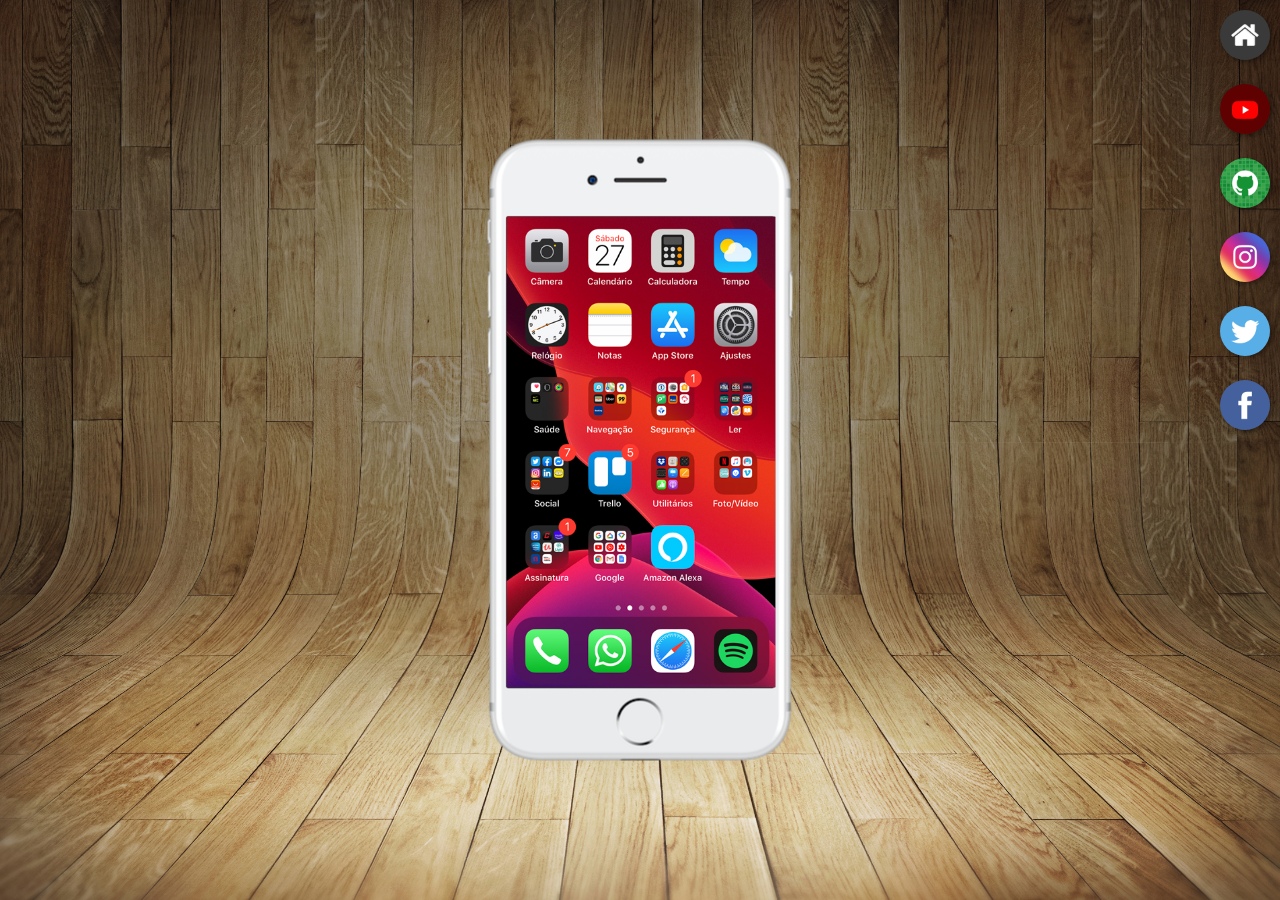
<file: index.html>
<!DOCTYPE html>
<html lang="pt-br">
<head>
    <meta charset="UTF-8">
    <meta name="viewport" content="width=device-width, initial-scale=1.0">
    <link rel="shortcut icon" href="" type="image/x-icon">
    <link rel="stylesheet" href="estilos/style.css">
    <title>projeto redes sociais</title>
</head>
<body>
    <main>
        <section id="telefone">
            <iframe src="home.html" name="tela" id="tela" frameborder="0">
                seu navegador não é compatível com isso.    
            </iframe>
        </section>
        <section id="redes-sociais">
            <a href="home.html" target="tela"><img src="pacote-d013/imagens/logo-home.jpg" alt="home"></a> <br>
            <a href="youtube.html" target="tela"><img src="pacote-d013/imagens/logo-youtube.jpg" alt="youtube"></a> <br>
            <a href="git.html" target="tela"><img src="pacote-d013/imagens/logo-github.jpg" alt="github"></a> <br>
            <a href="instagram.html" target="tela"><img src="pacote-d013/imagens/logo-instagram.jpg" alt="instagram"></a> <br>
            <a href="twitter.html" target="tela"><img src="pacote-d013/imagens/logo-twitter.jpg" alt="twitter"></a> <br>
            <a href="facebook.html" target="tela"><img src="pacote-d013/imagens/logo-facebook.jpg" alt="facebook"></a>
        </section>
    </main>
</body>
</html>
</file>
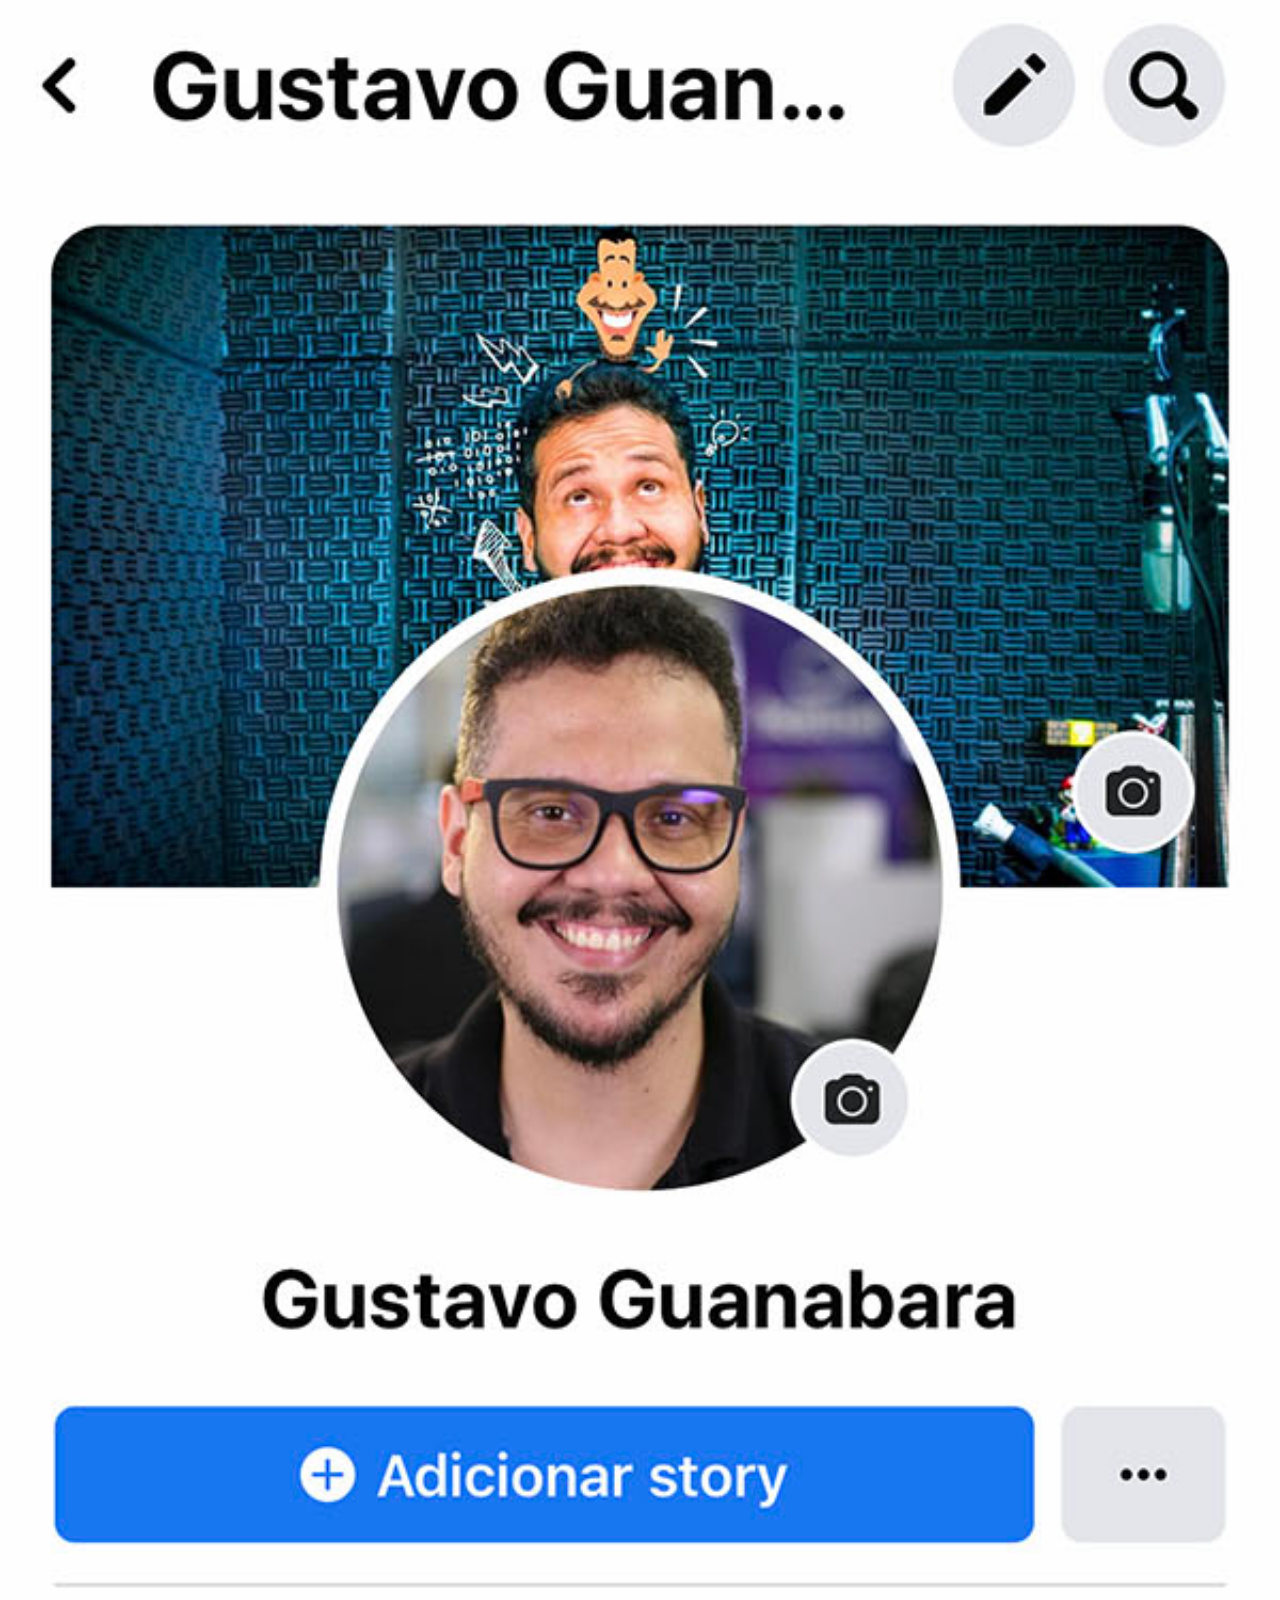
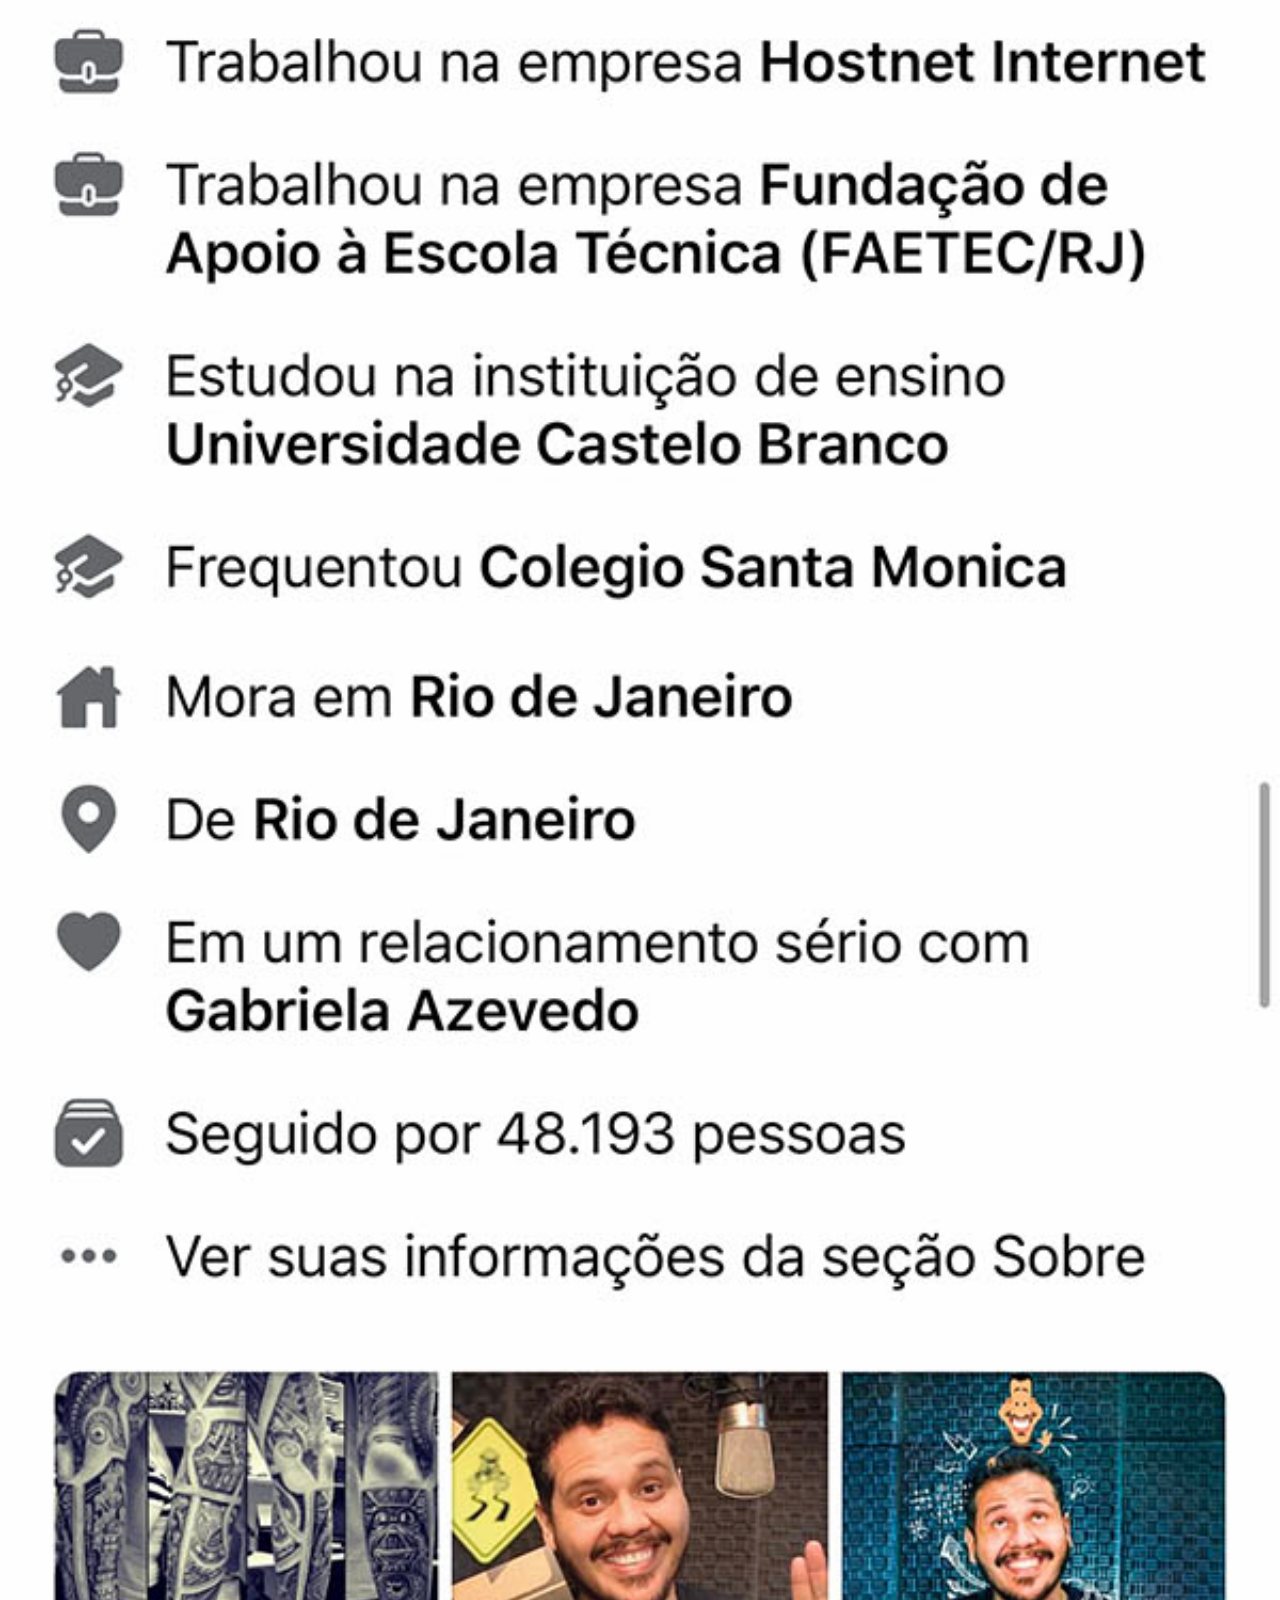
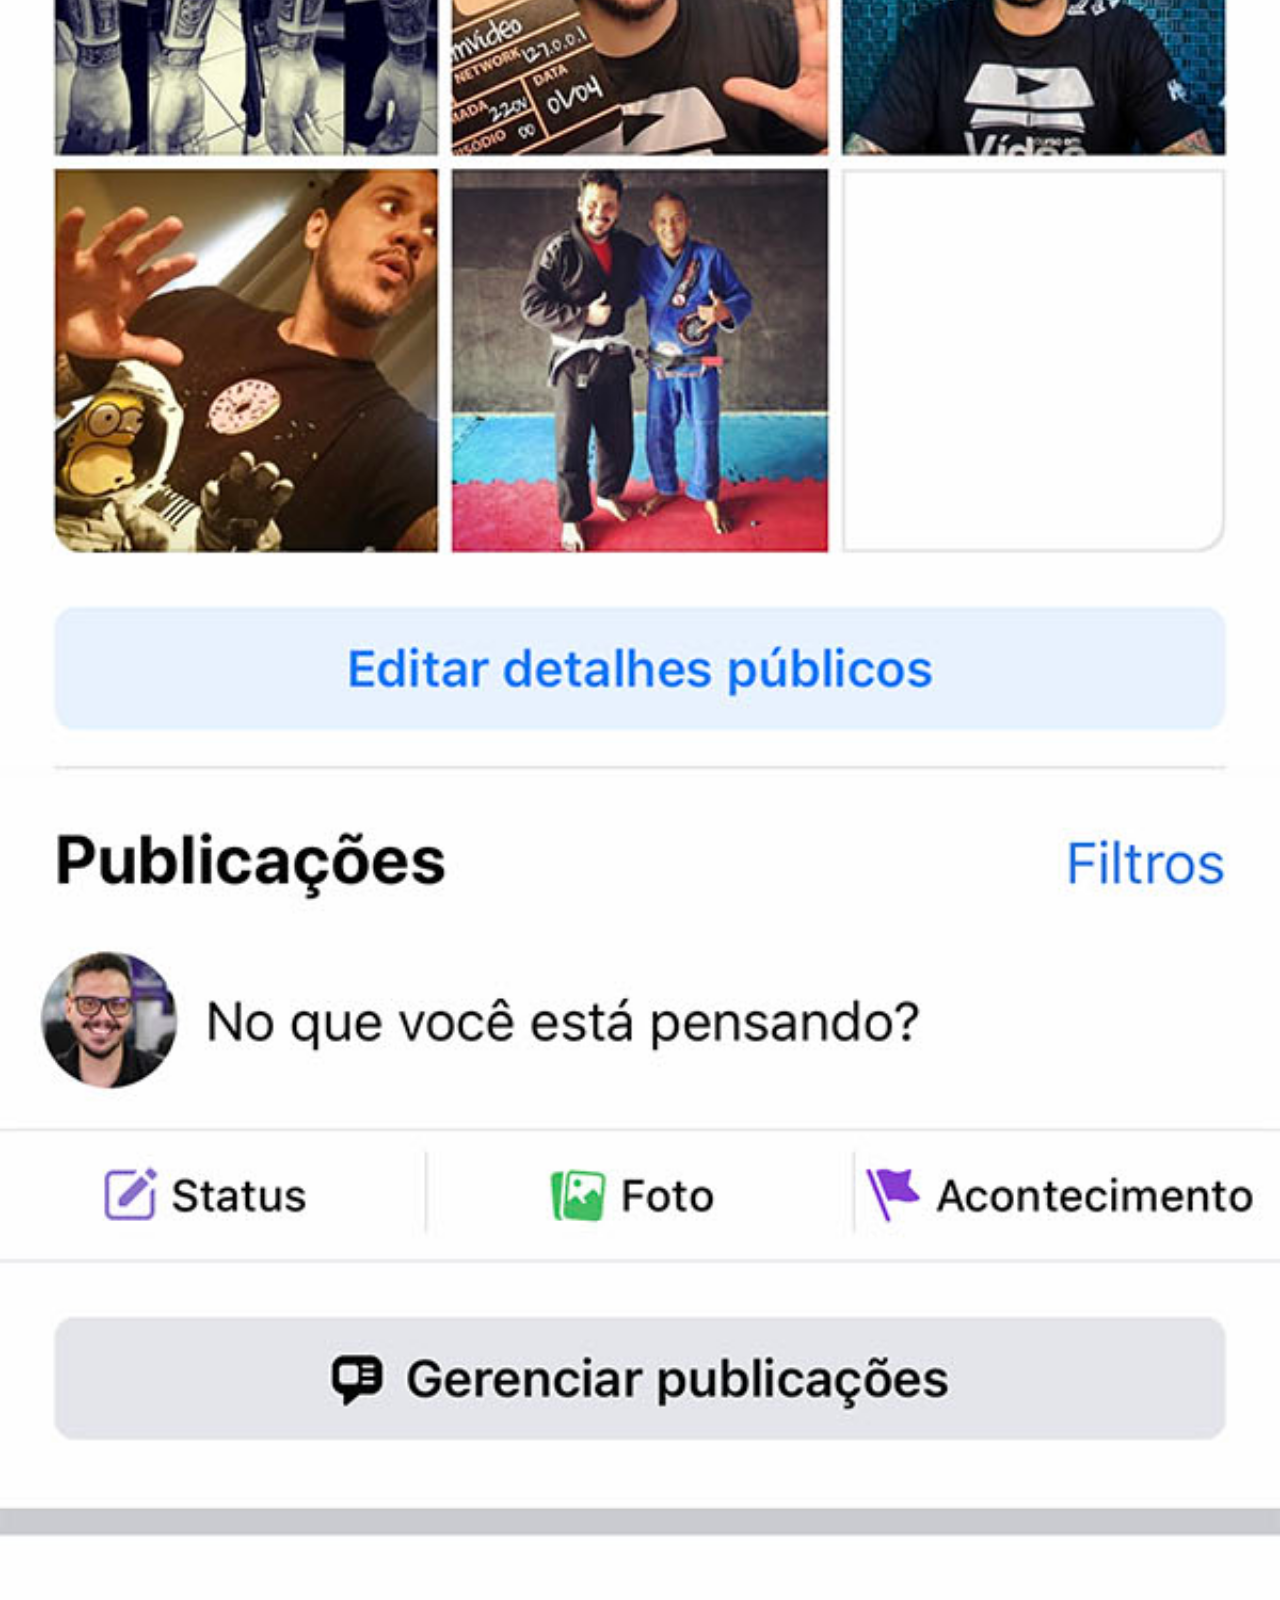
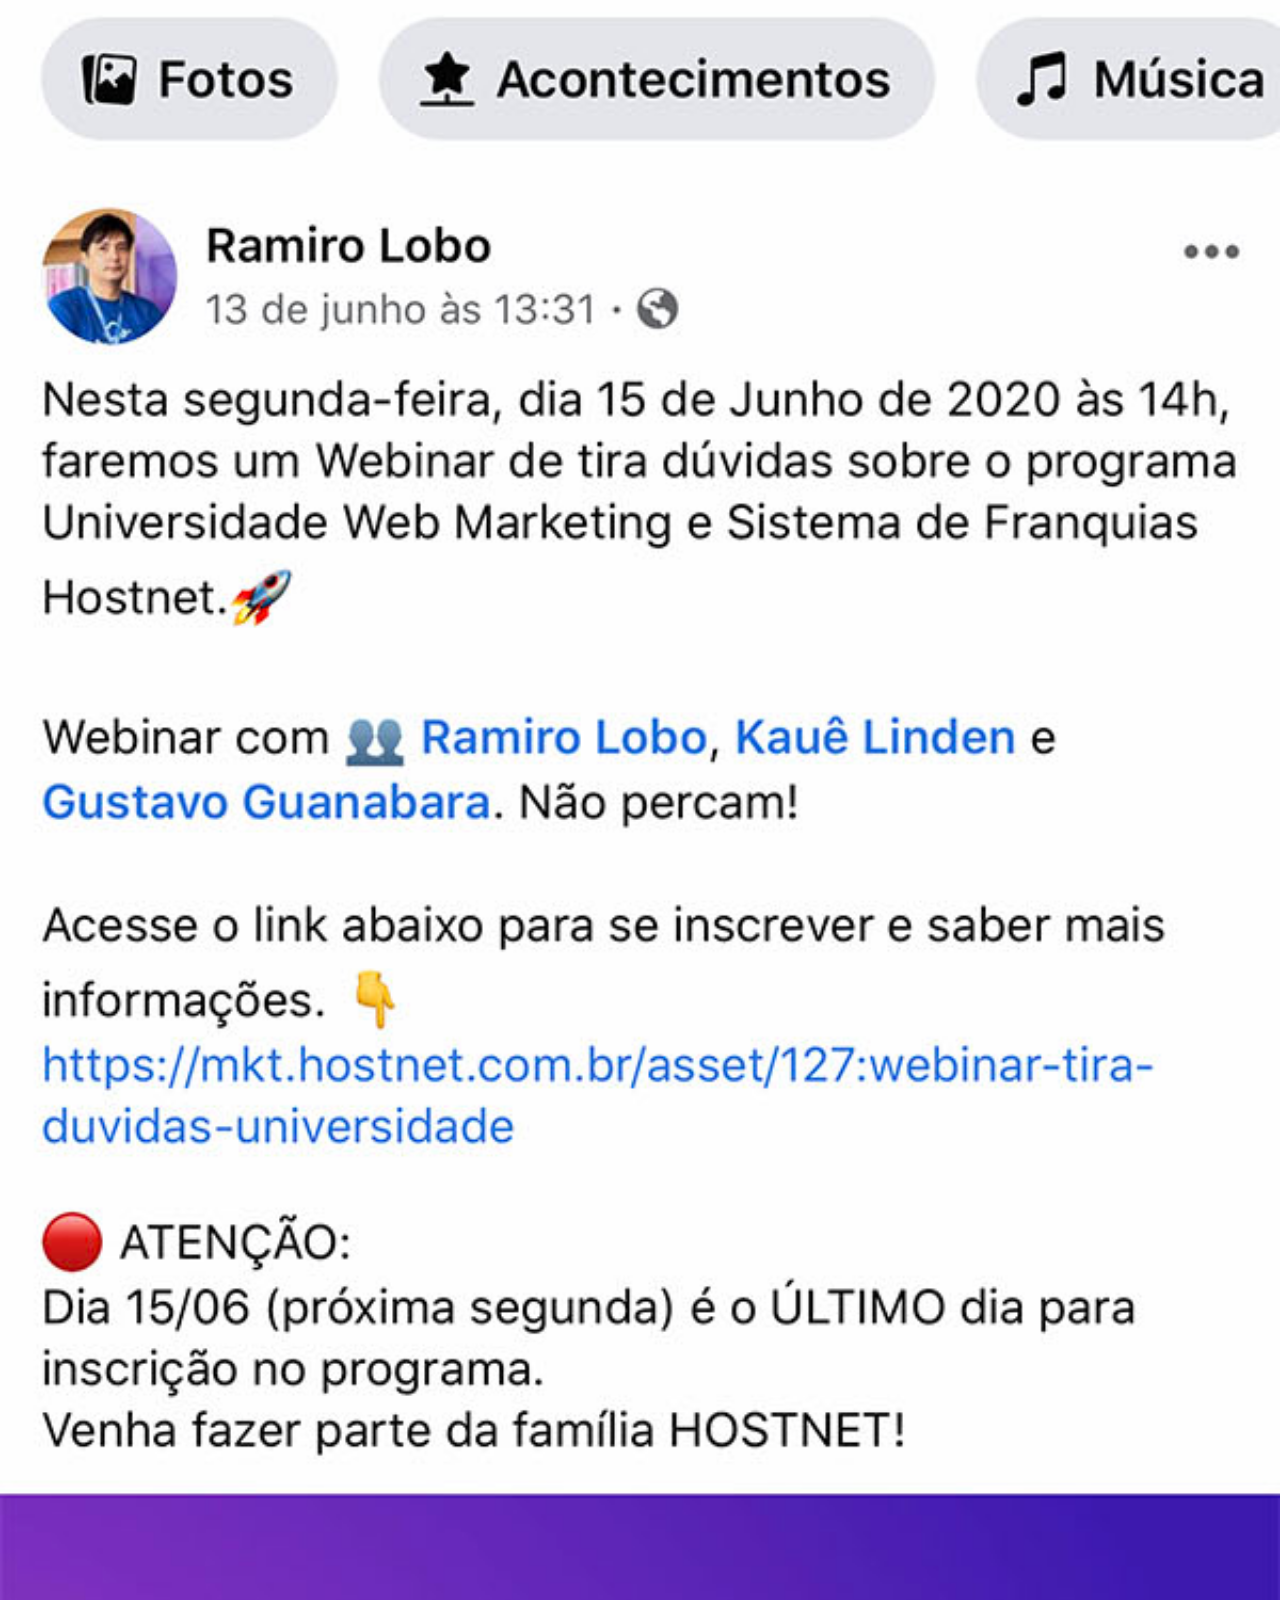
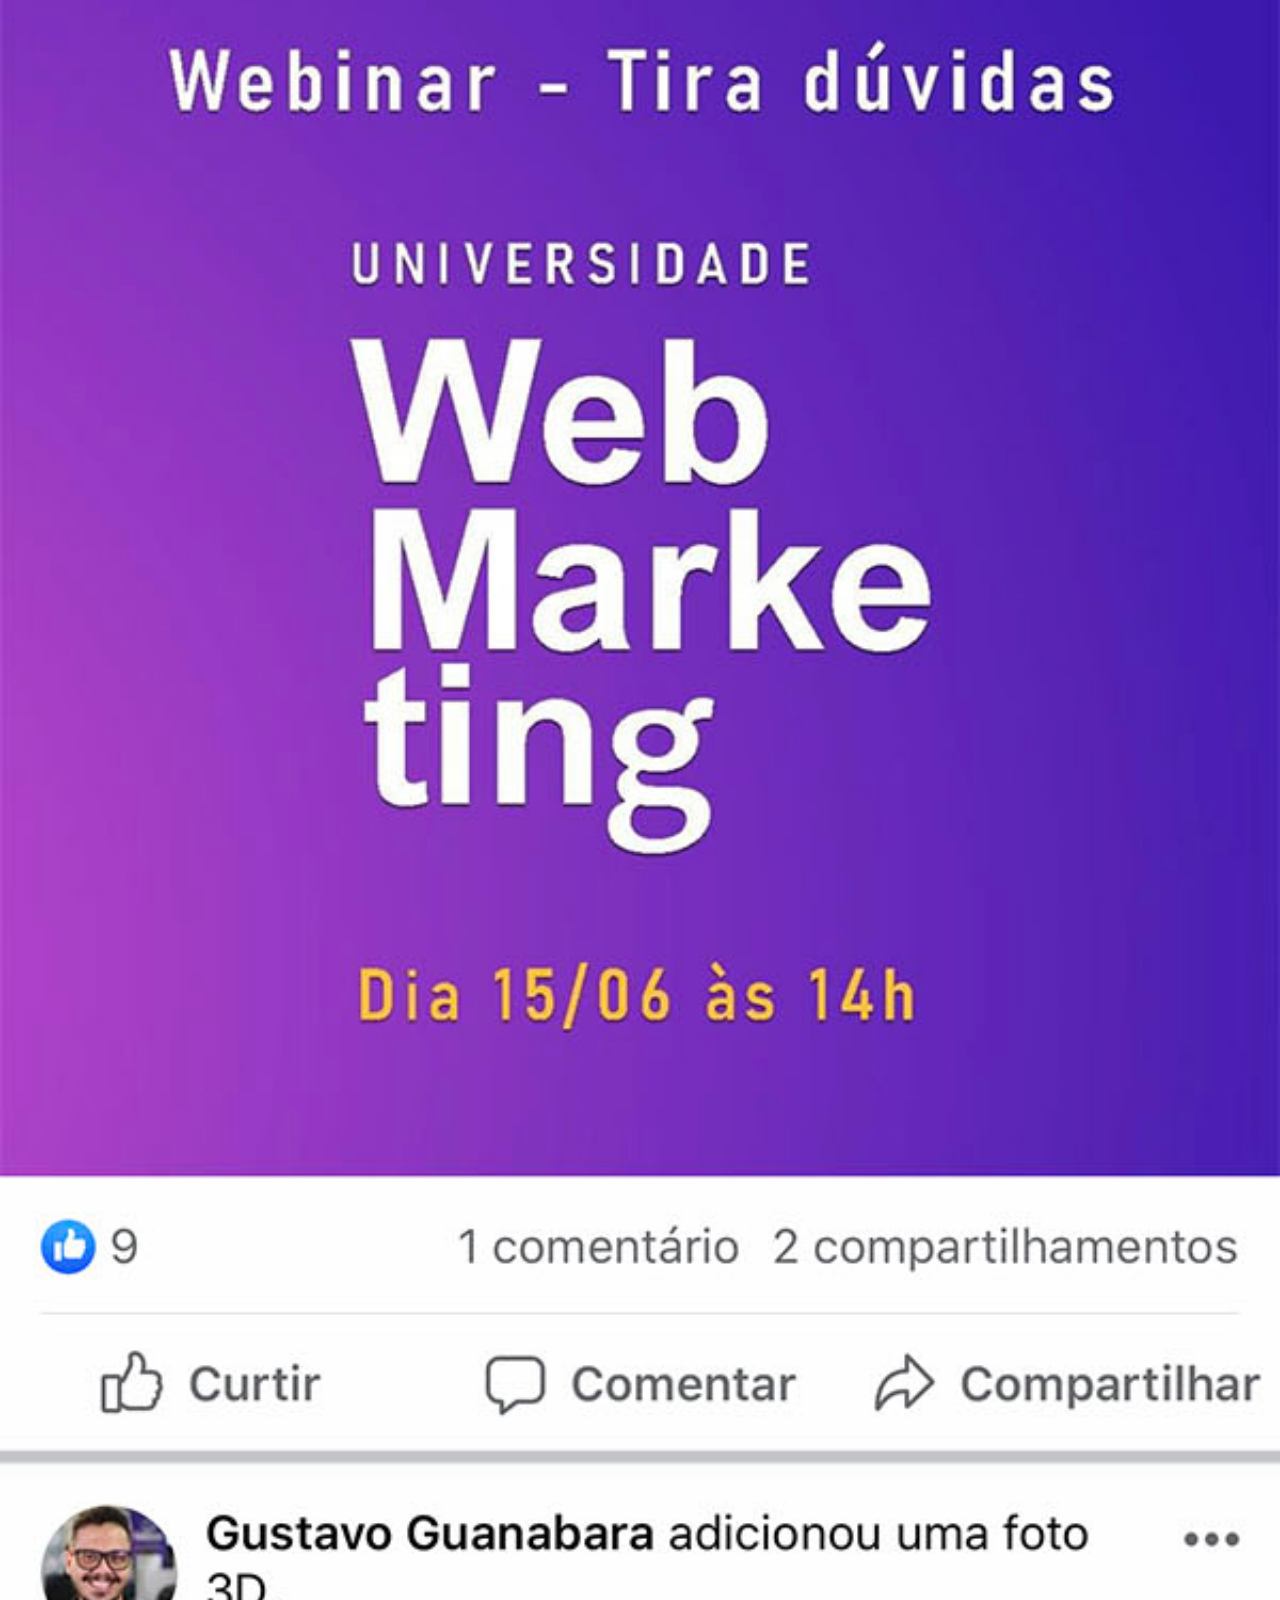
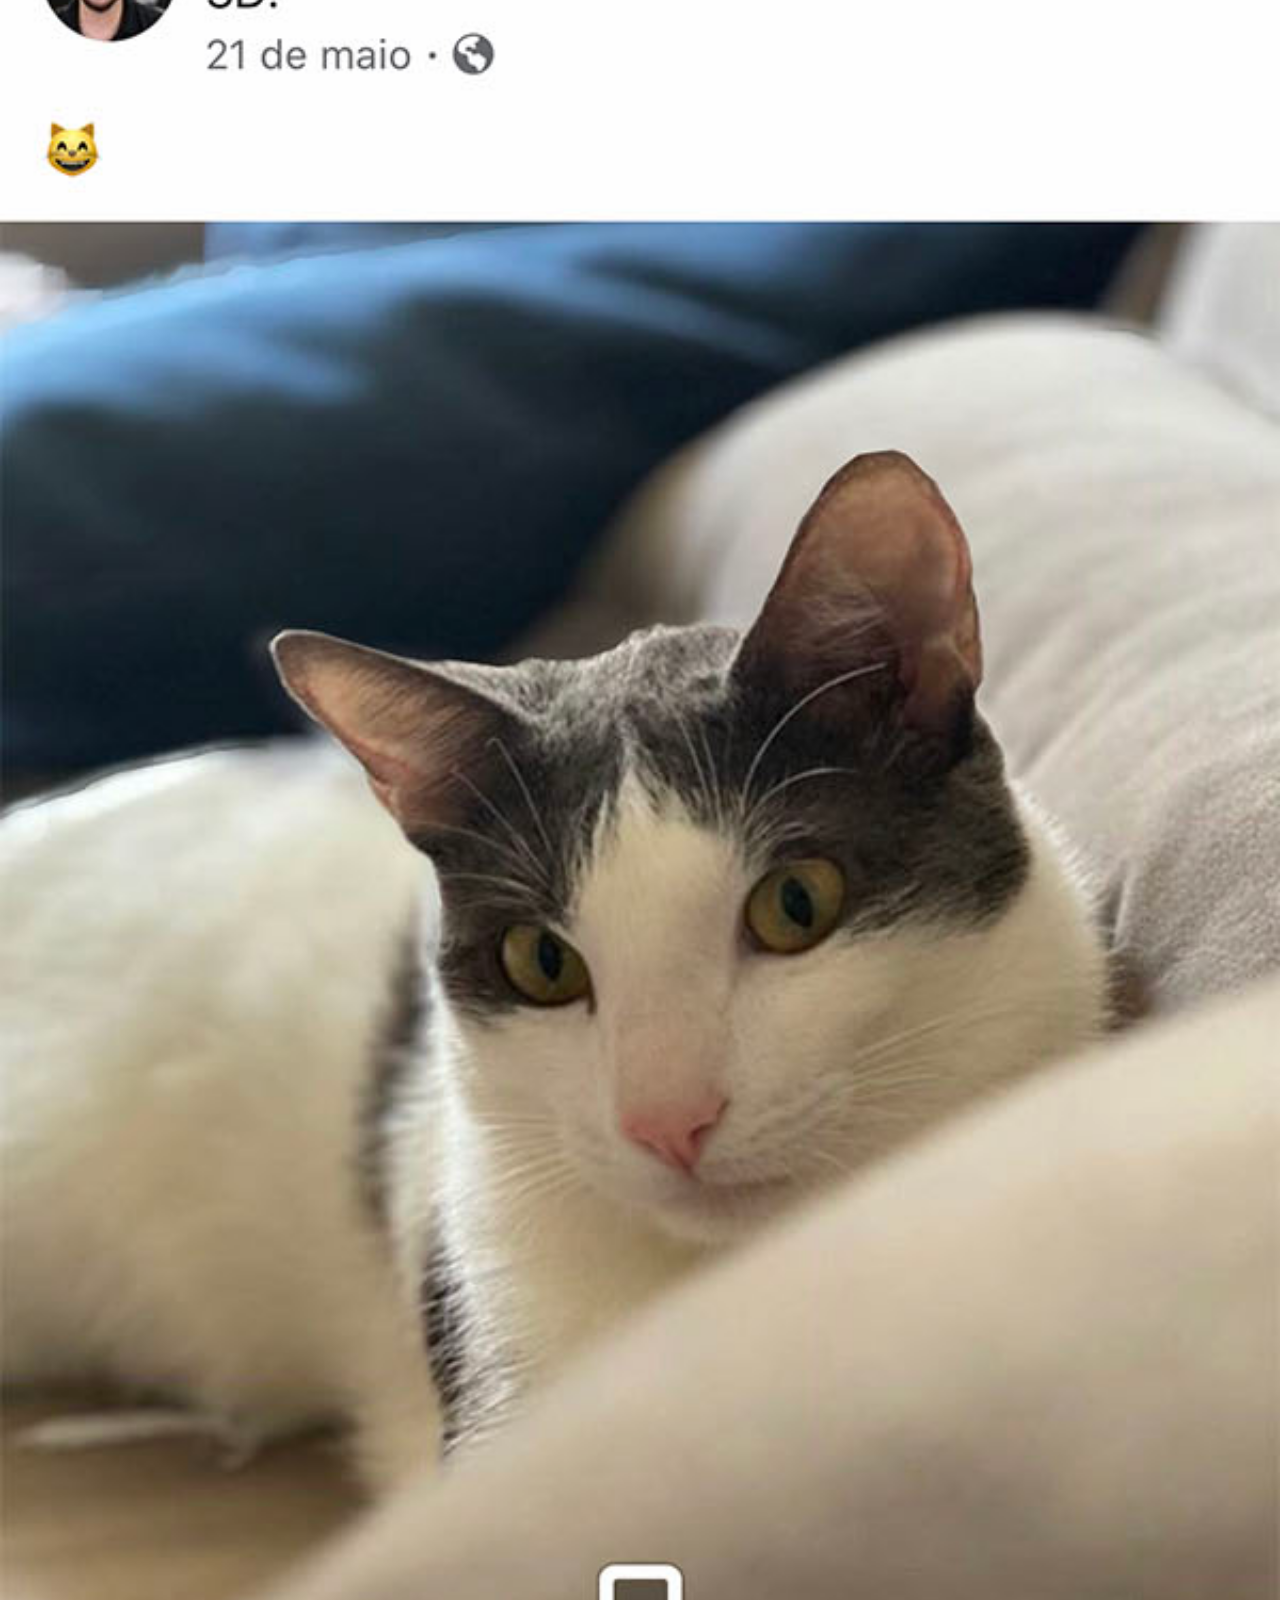
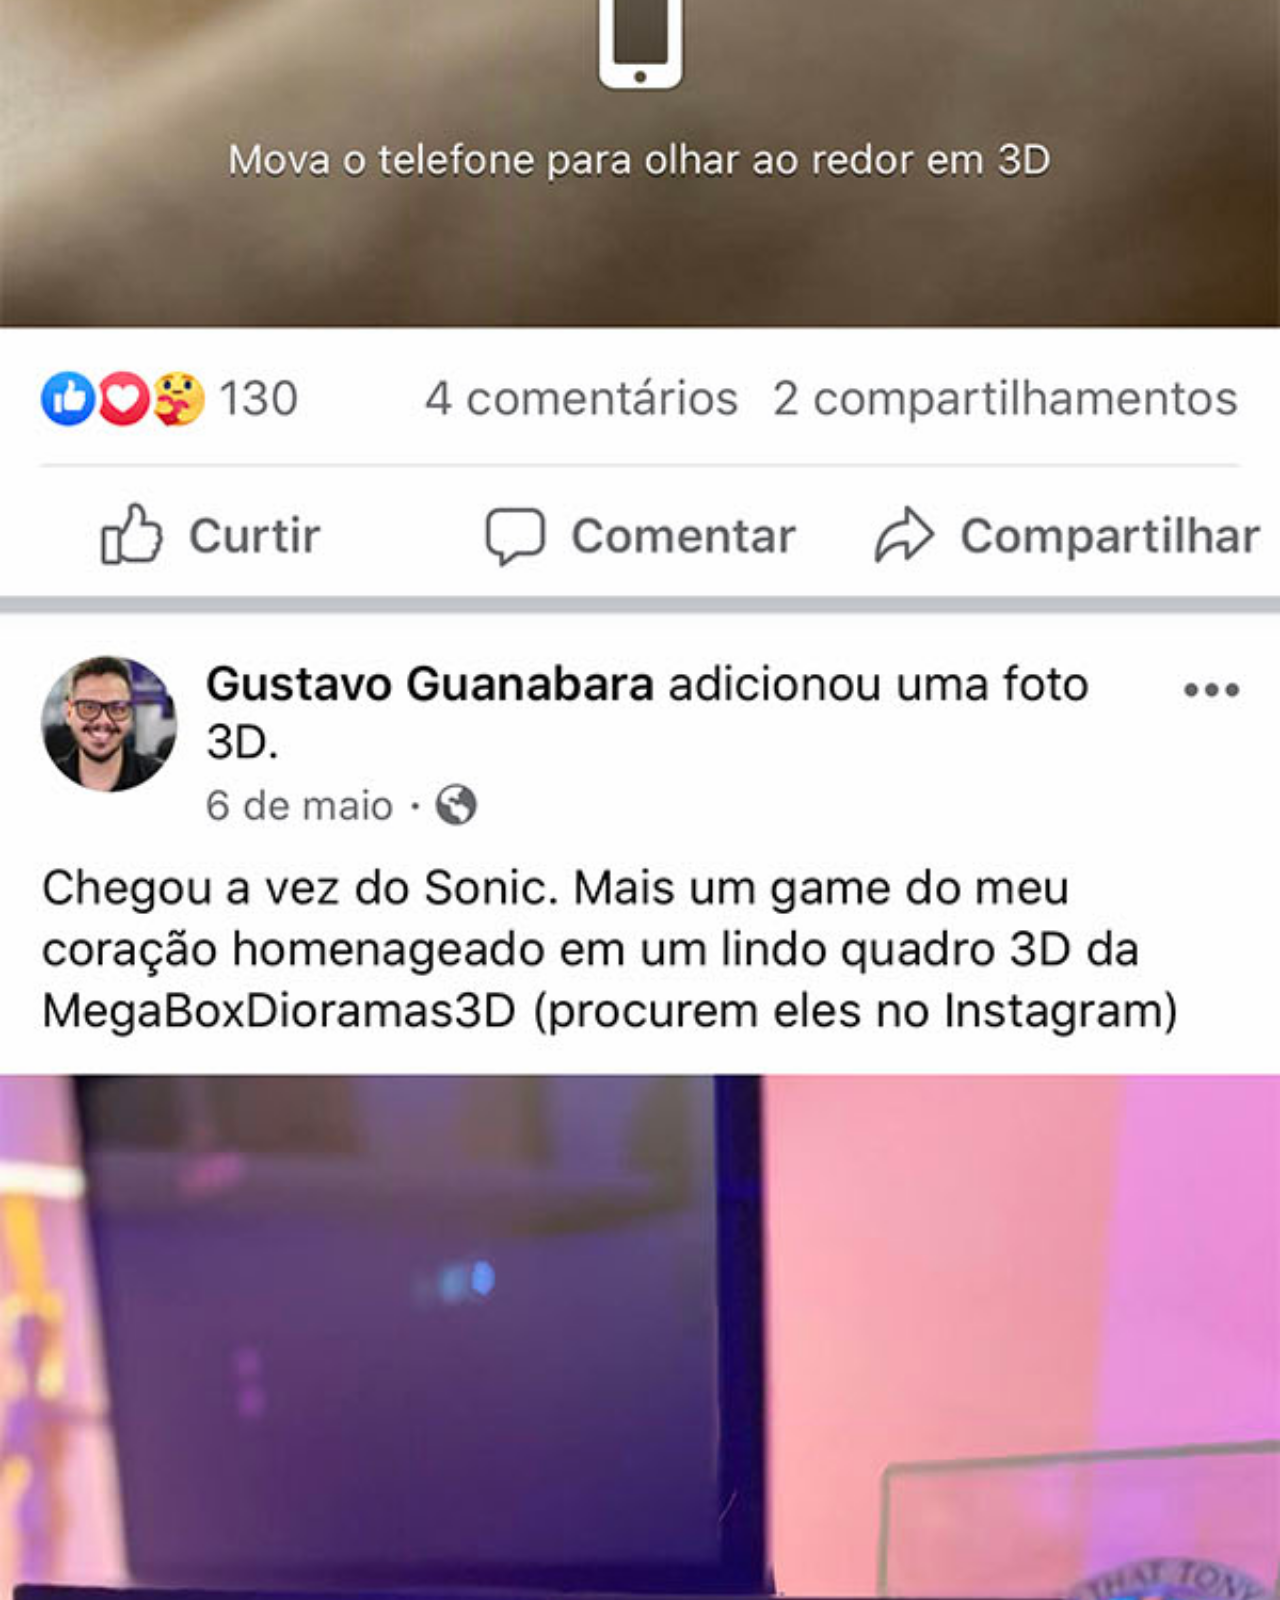
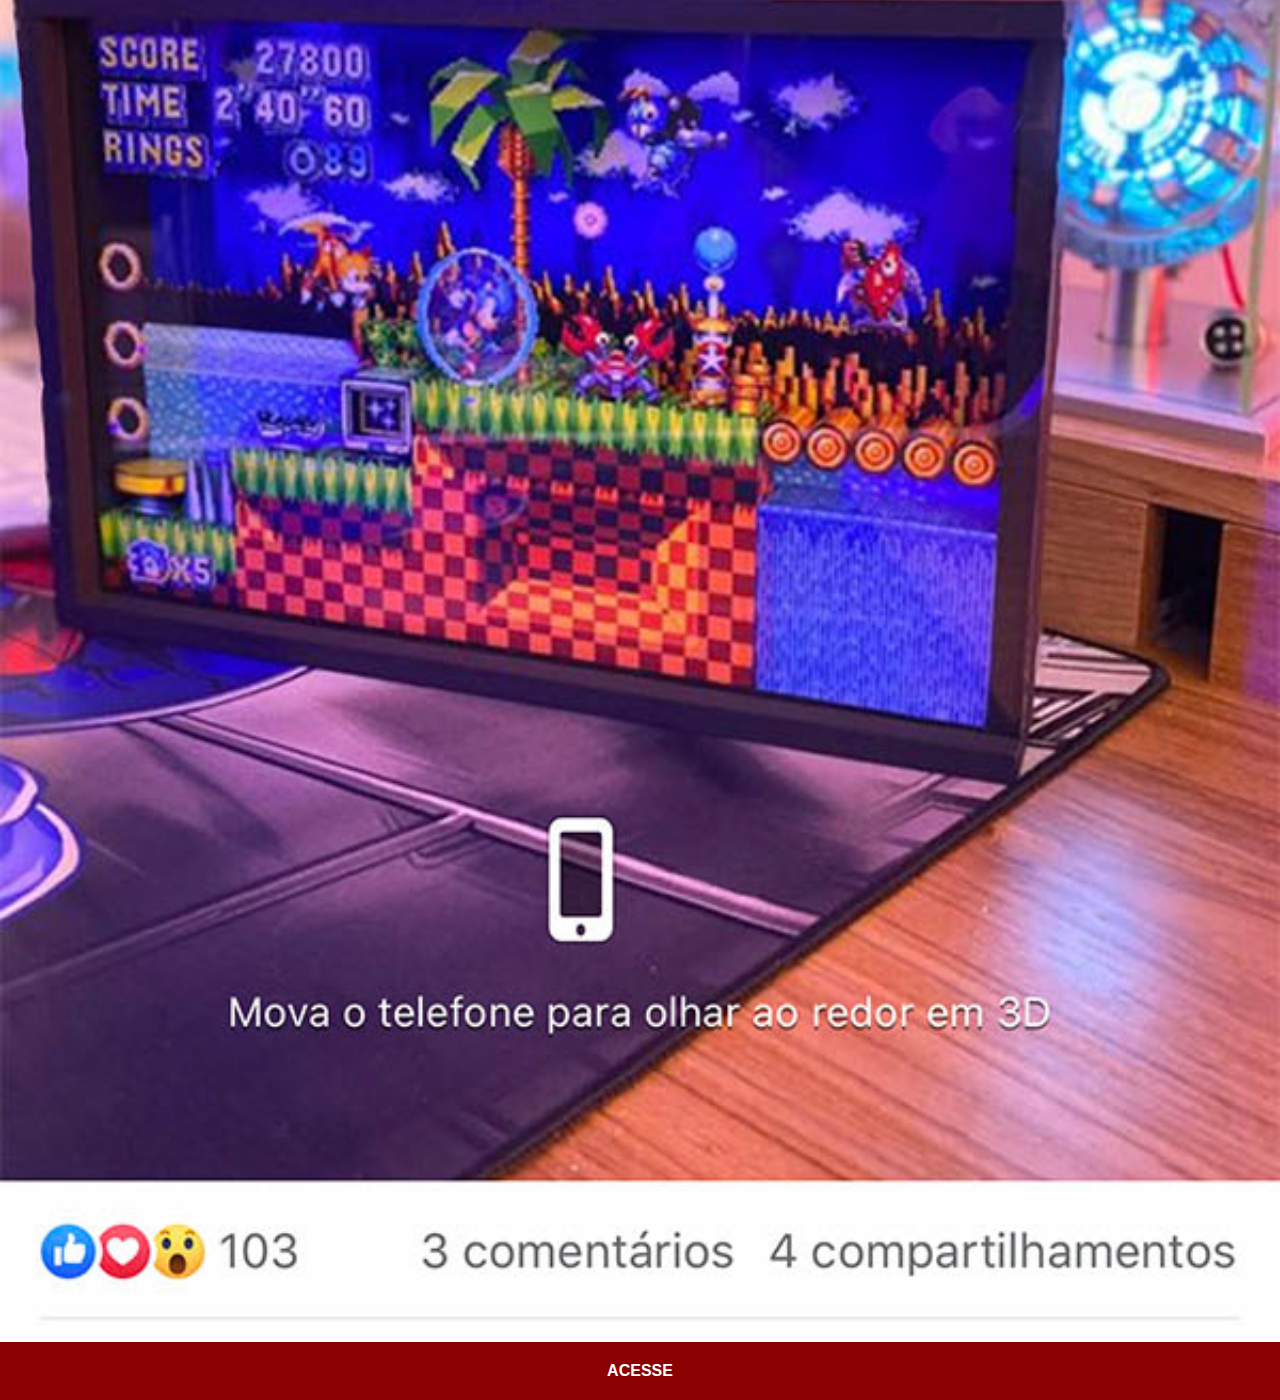
<file: facebook.html>
<!DOCTYPE html>
<html lang="pt-br">
<head>
    <meta charset="UTF-8">
    <meta name="viewport" content="width=device-width, initial-scale=1.0">
    <title>facebook</title>
    <link rel="stylesheet" href="estilos/social.css">
</head>
<body>
    <img src="pacote-d013/imagens/tela-facebook.jpg" alt="facebook">
    <a href="https://www.facebook.com/gustavoguanabara/?locale=pt_BR" target="_blank">ACESSE</a>
</body>
</html>
</file>
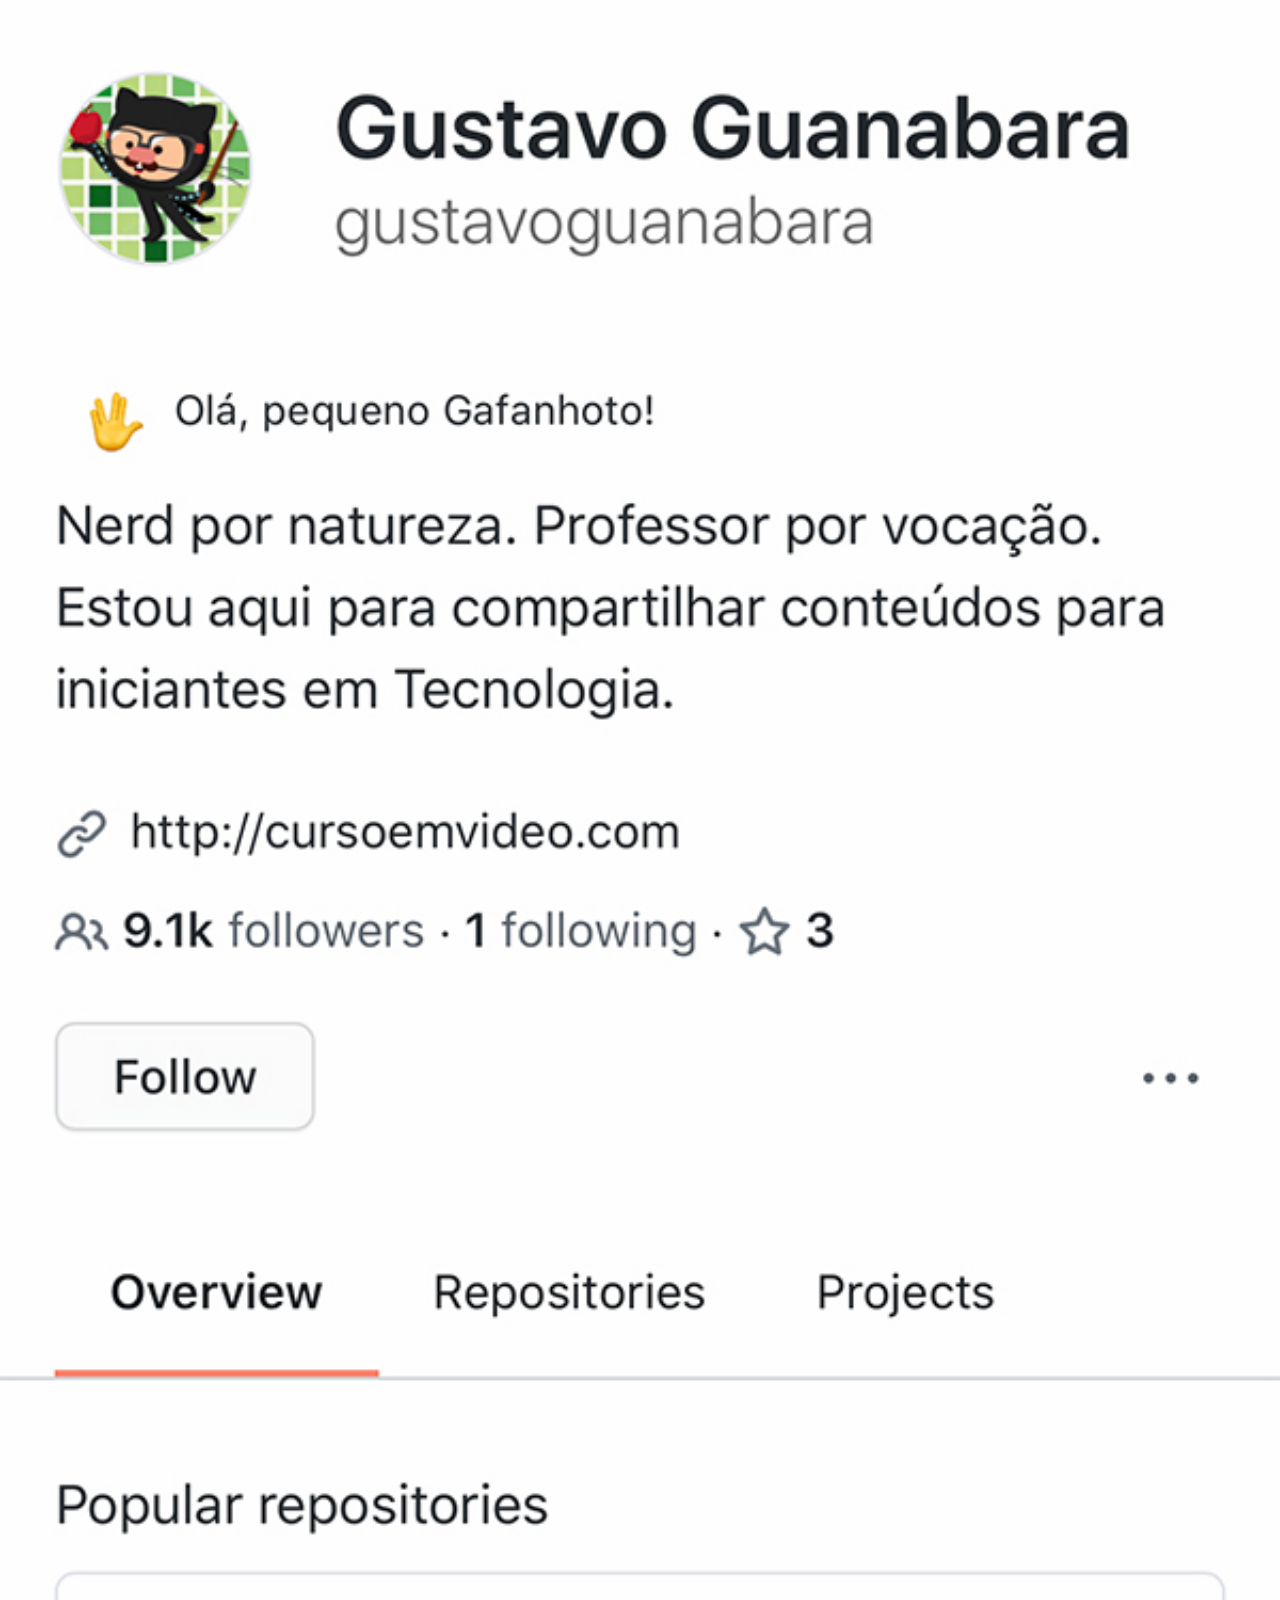
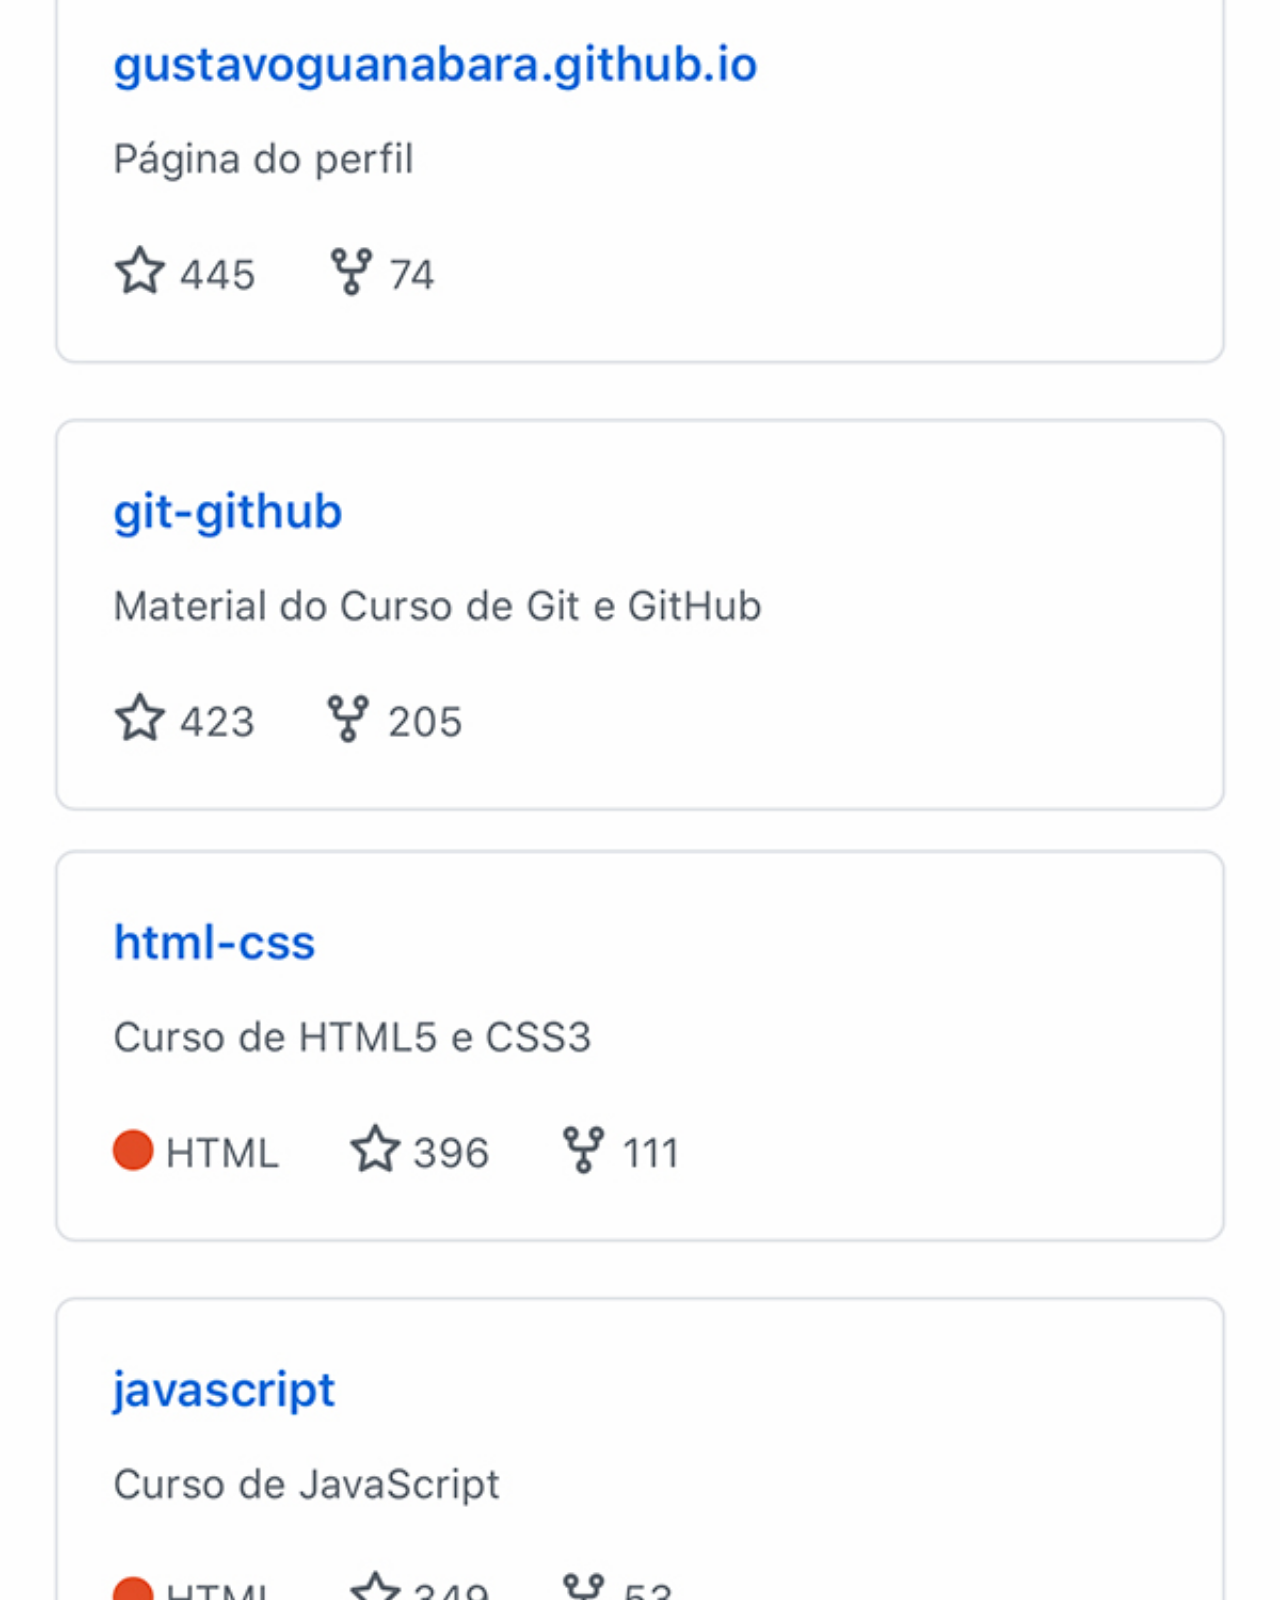
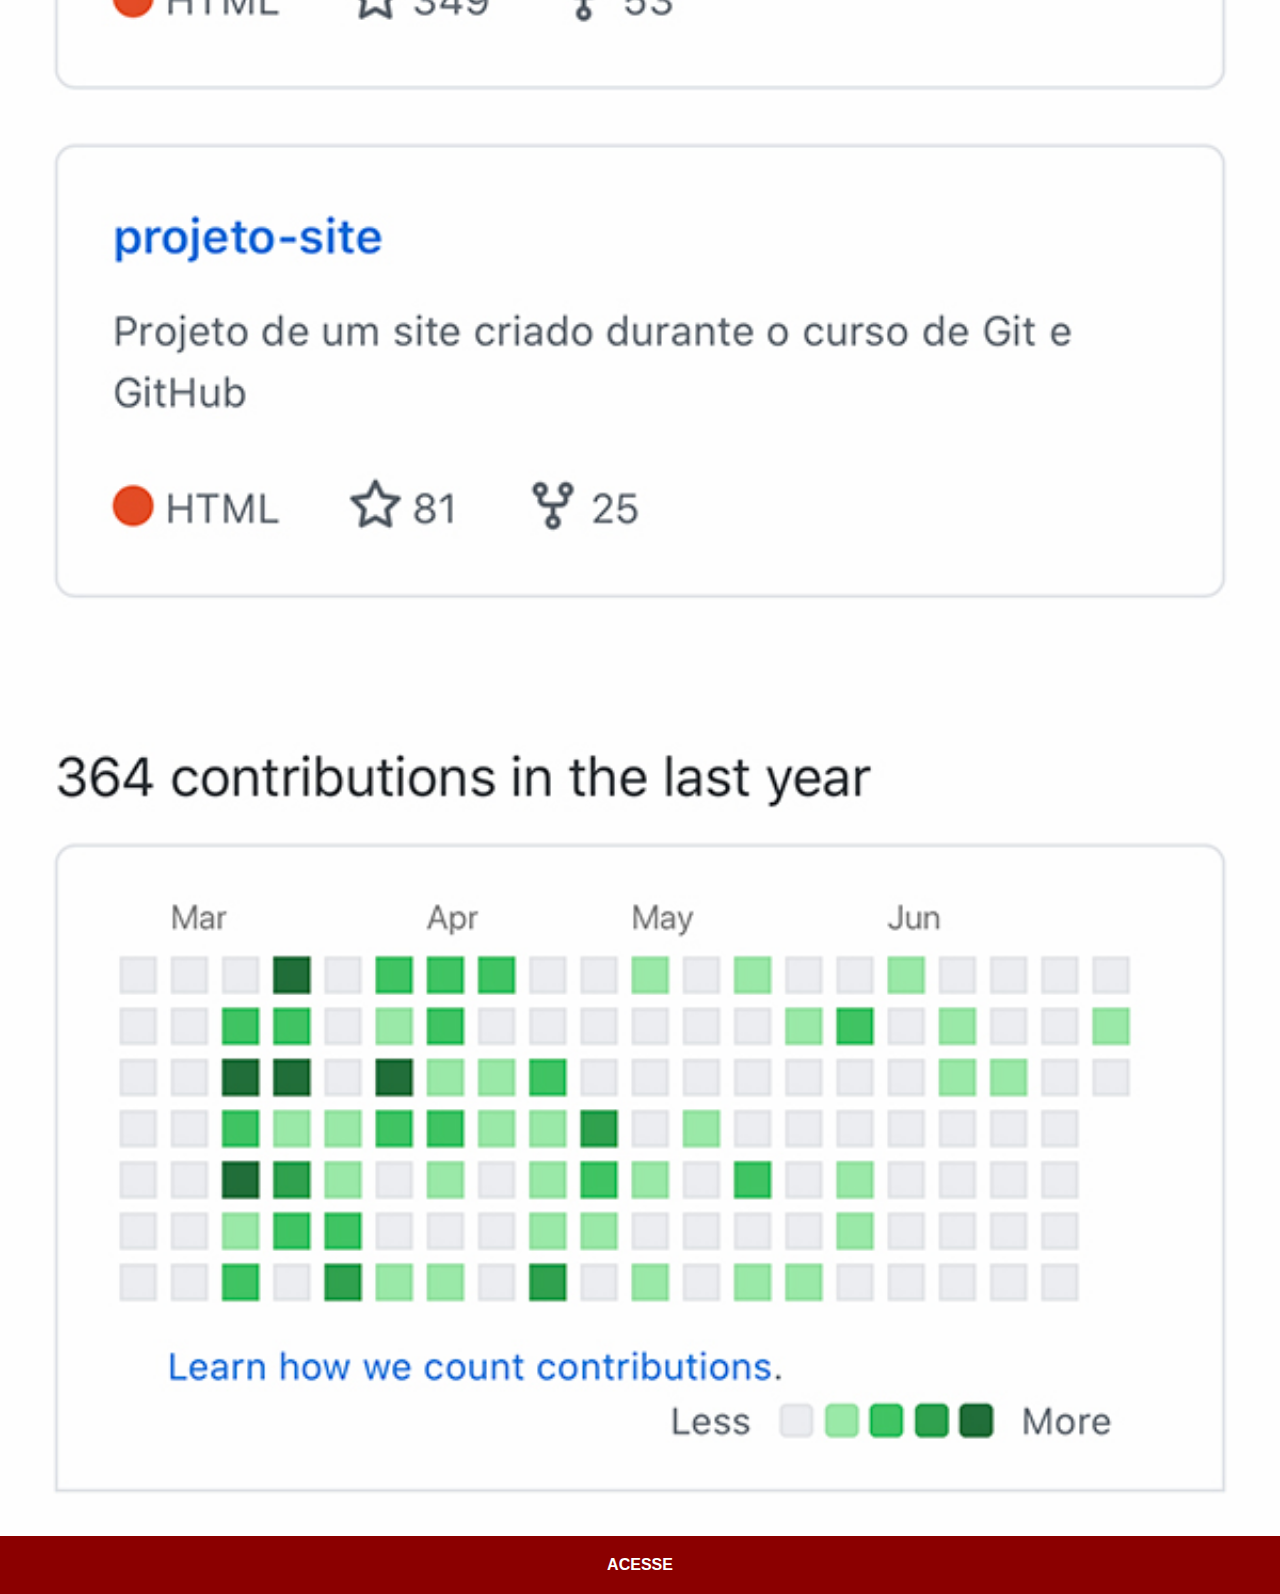
<file: git.html>
<!DOCTYPE html>
<html lang="pt-br">
<head>
    <meta charset="UTF-8">
    <meta name="viewport" content="width=device-width, initial-scale=1.0">
    <title>github</title>
    <link rel="stylesheet" href="estilos/social.css">
</head>
<body>
    <img src="pacote-d013/imagens/tela-github.jpg" alt="github">
    <a href="https://github.com/gustavoguanabara" target="_blank">ACESSE</a>
</body>
</html>
</file>
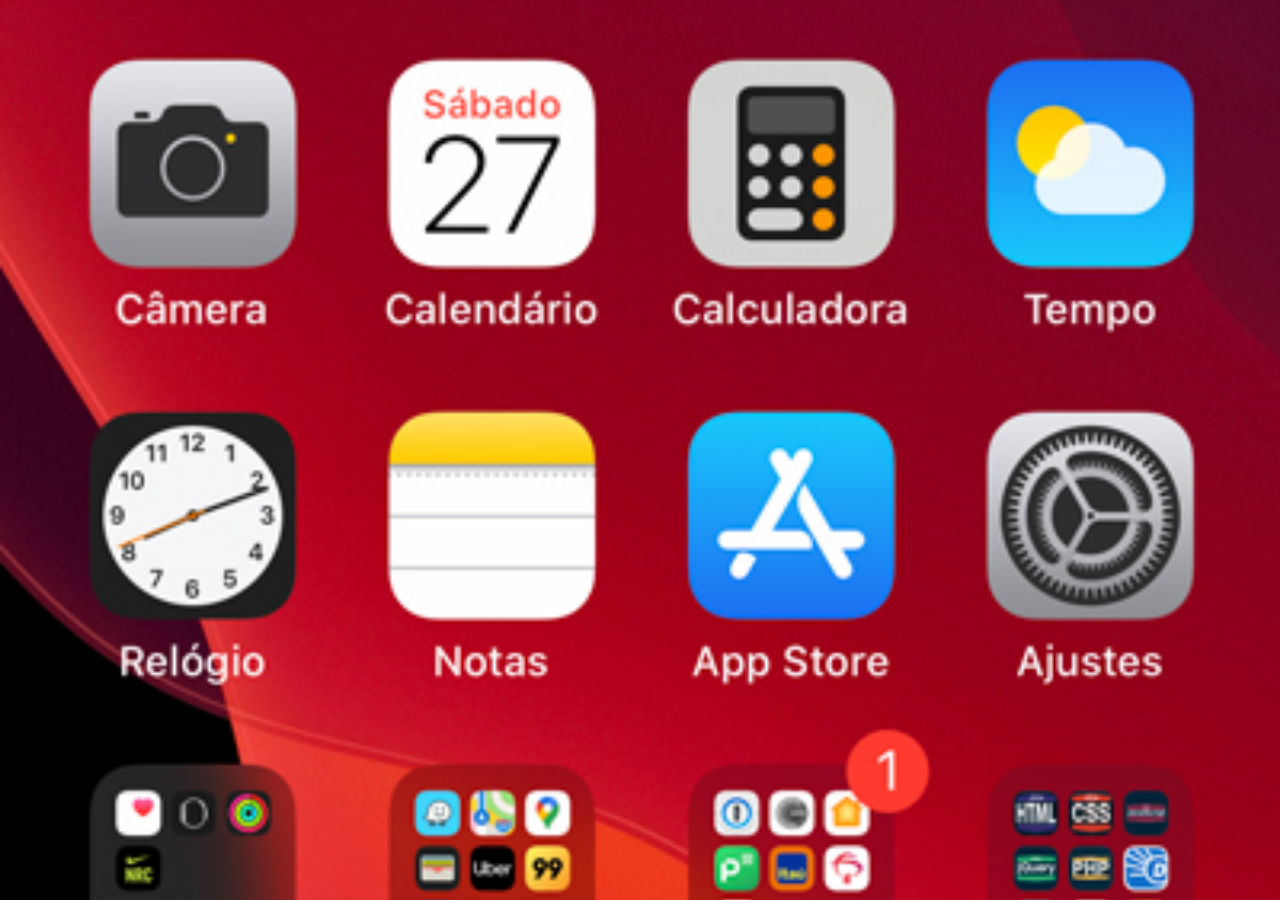
<file: home.html>
<!DOCTYPE html>
<html lang="pt-br">
<head>
    <meta charset="UTF-8">
    <meta name="viewport" content="width=device-width, initial-scale=1.0">
    <title>home</title>
</head>
<style>
    *{
        margin: 0px;
        padding: 0px;
    }

    body {
        width: 100vw;
        height: 100vh;
        background: black url('pacote-d013/imagens/tela-home.jpg') no-repeat top center;
        background-size: cover;
    }
</style>
<body>
    
</body>
</html>
</file>
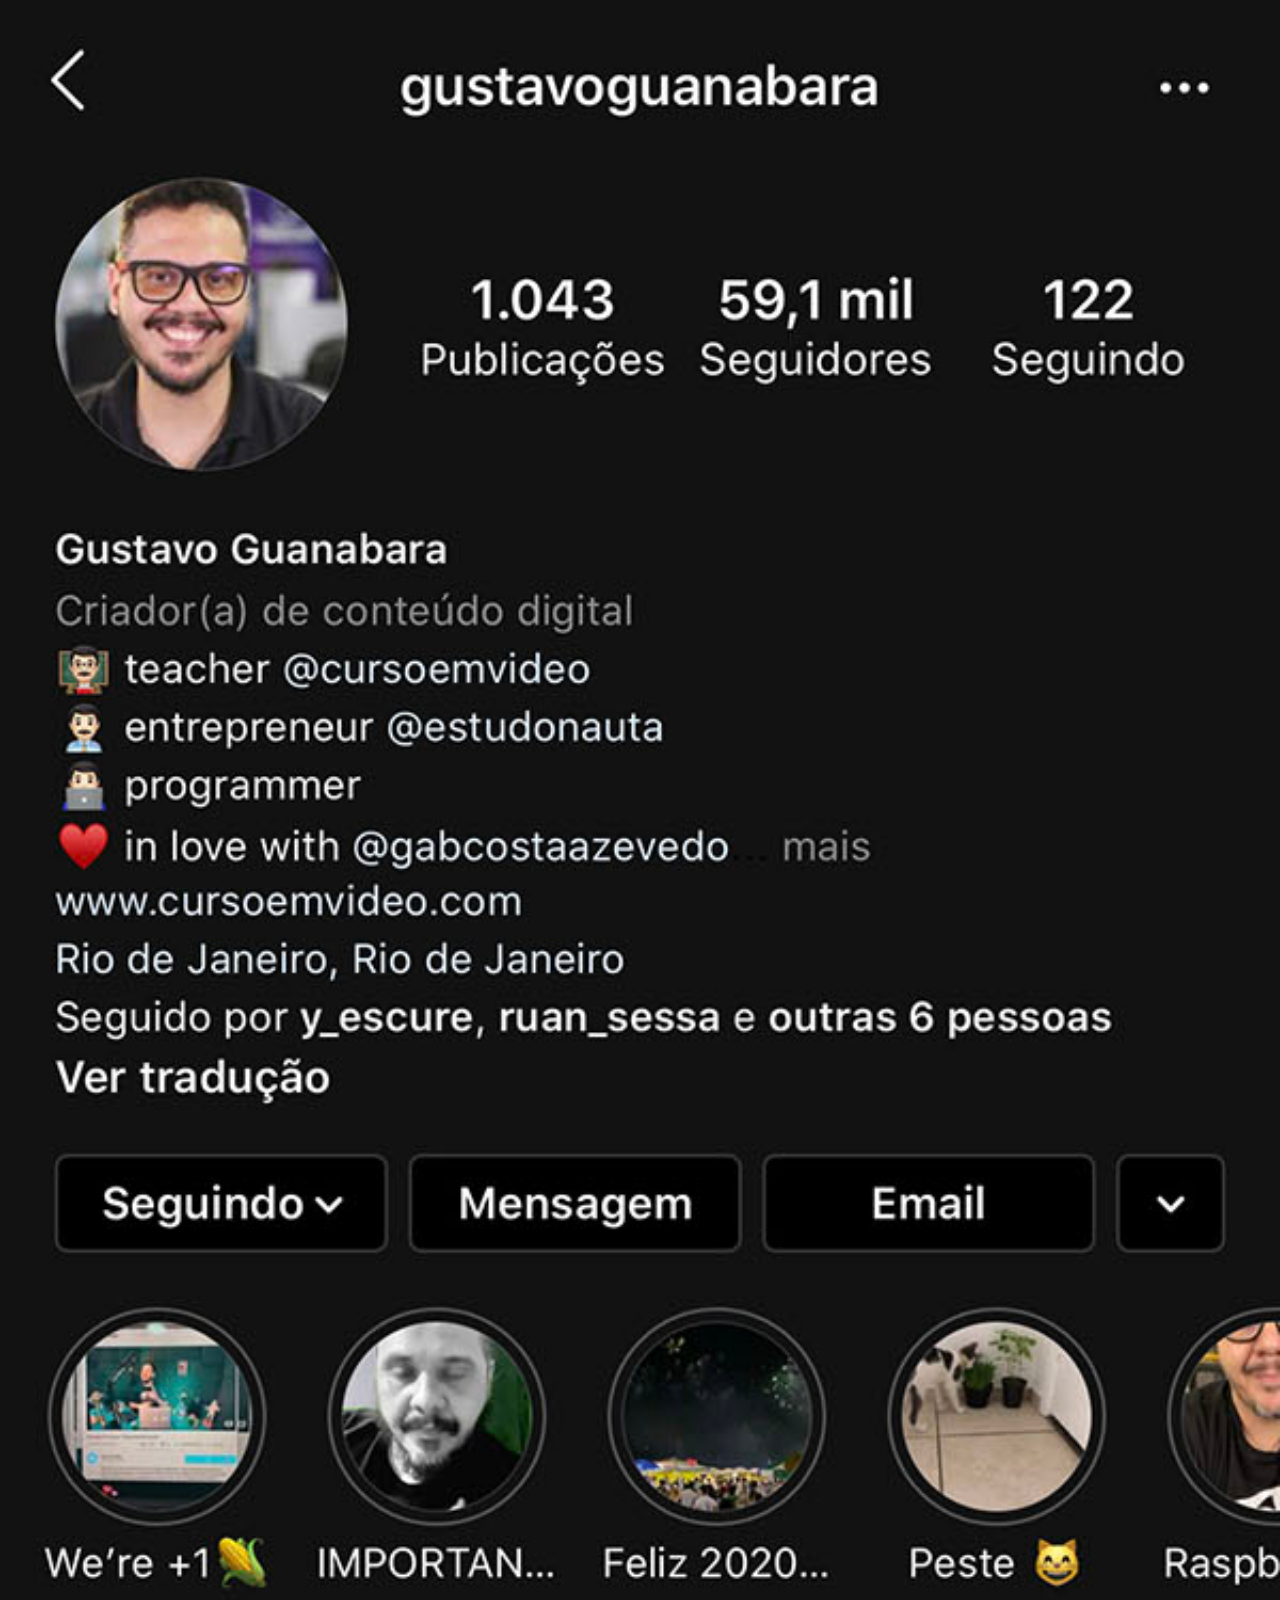
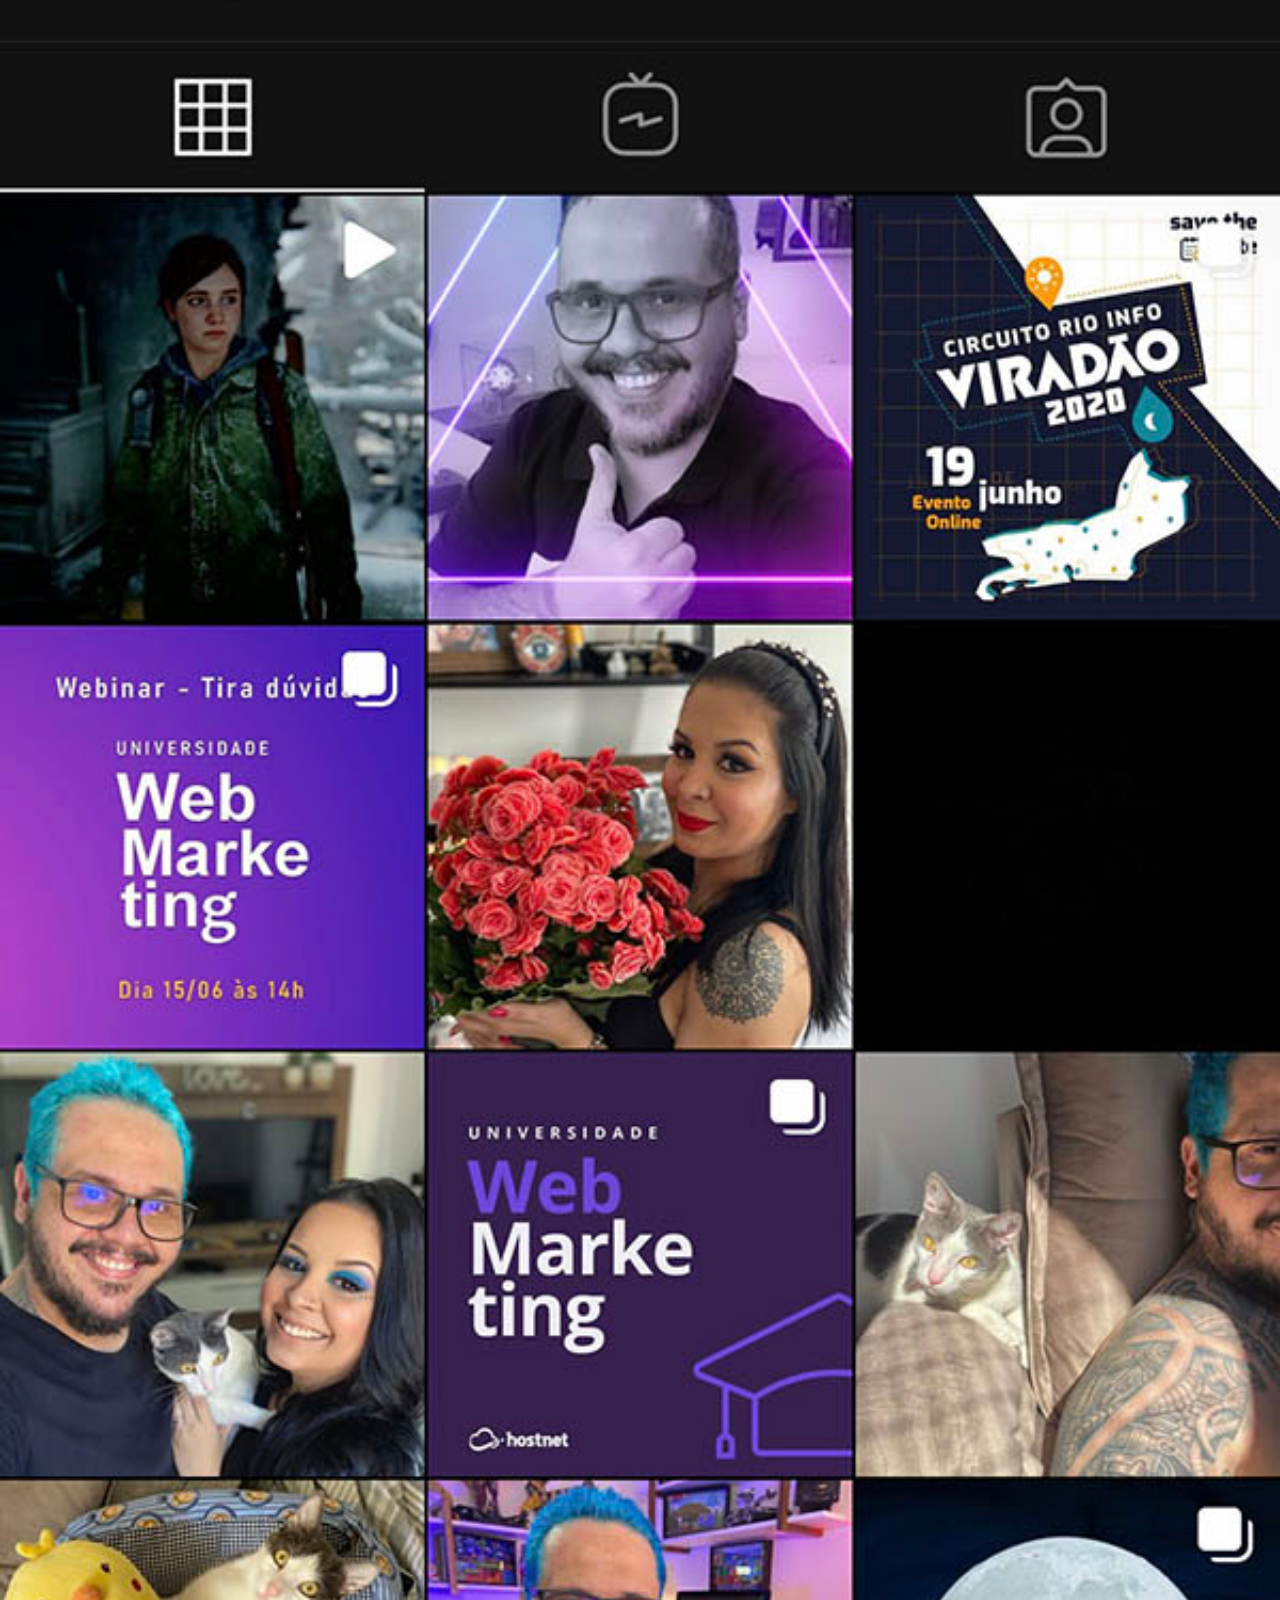
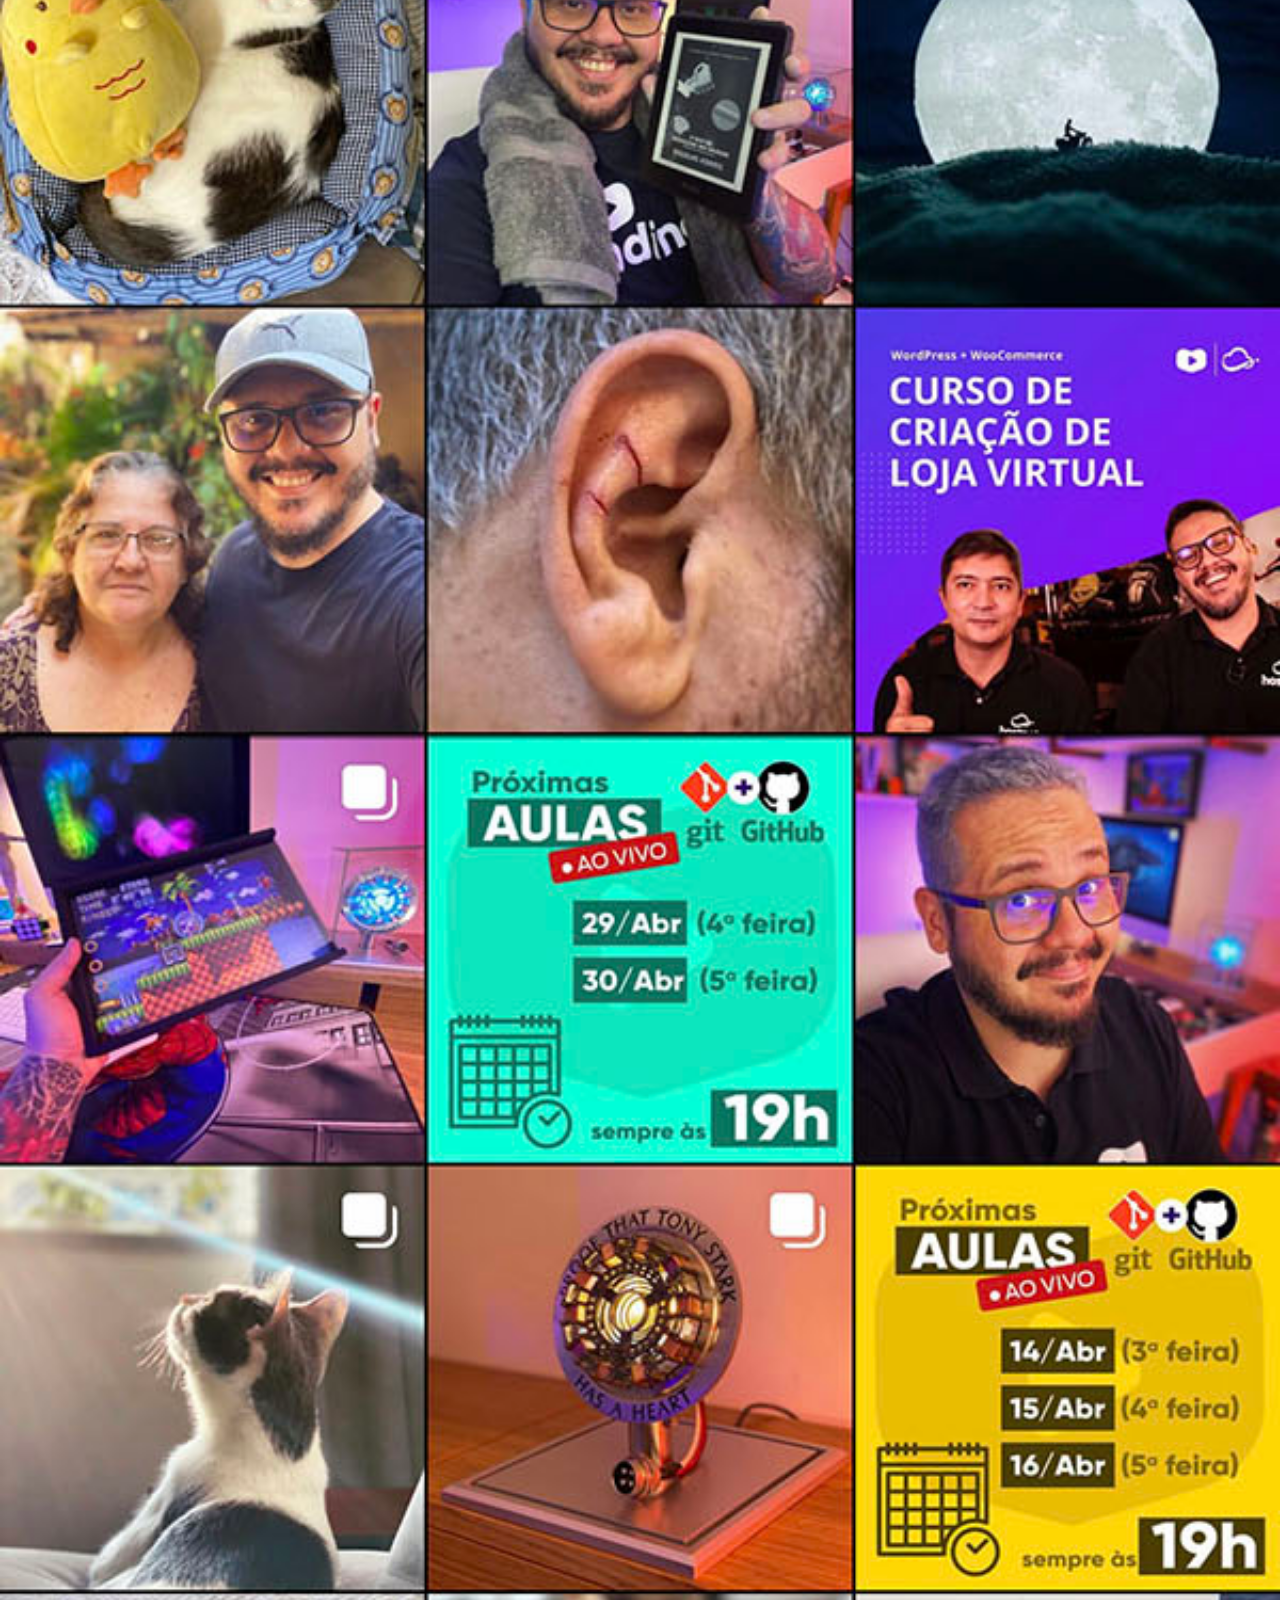
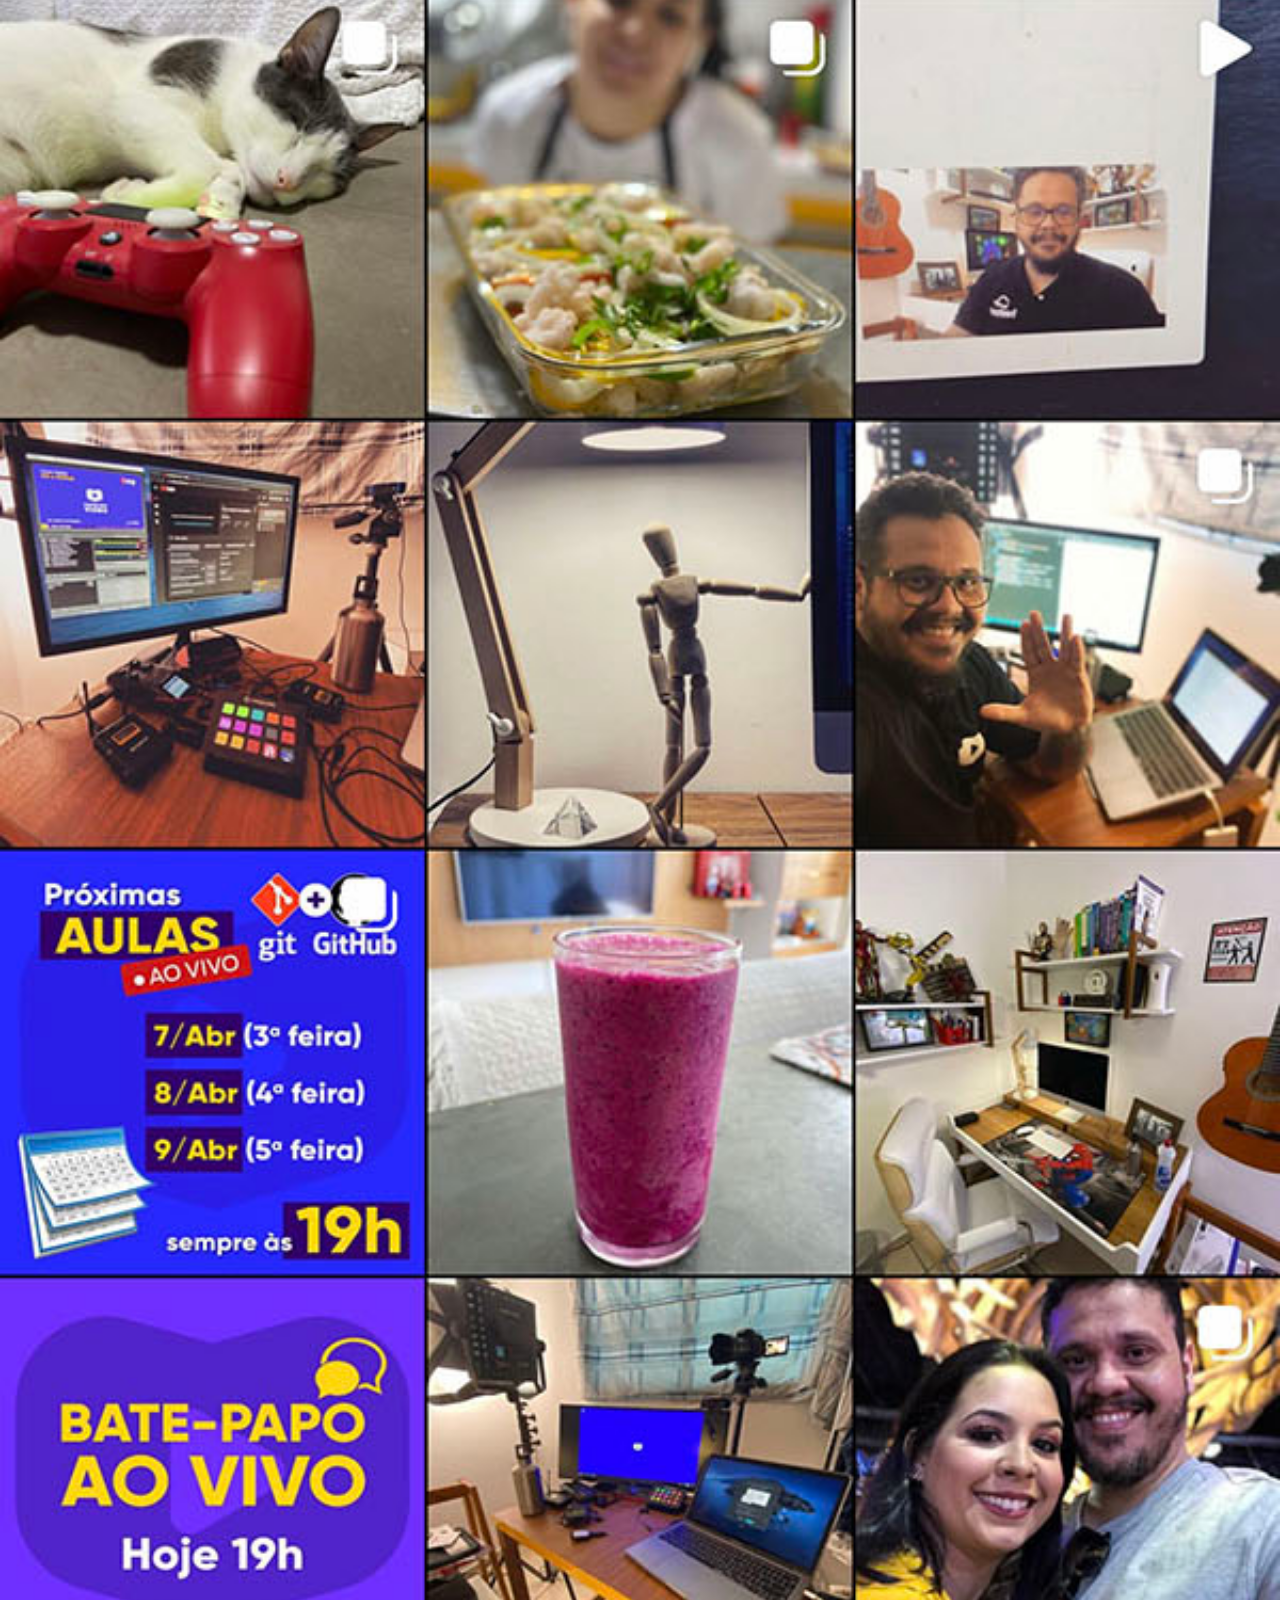
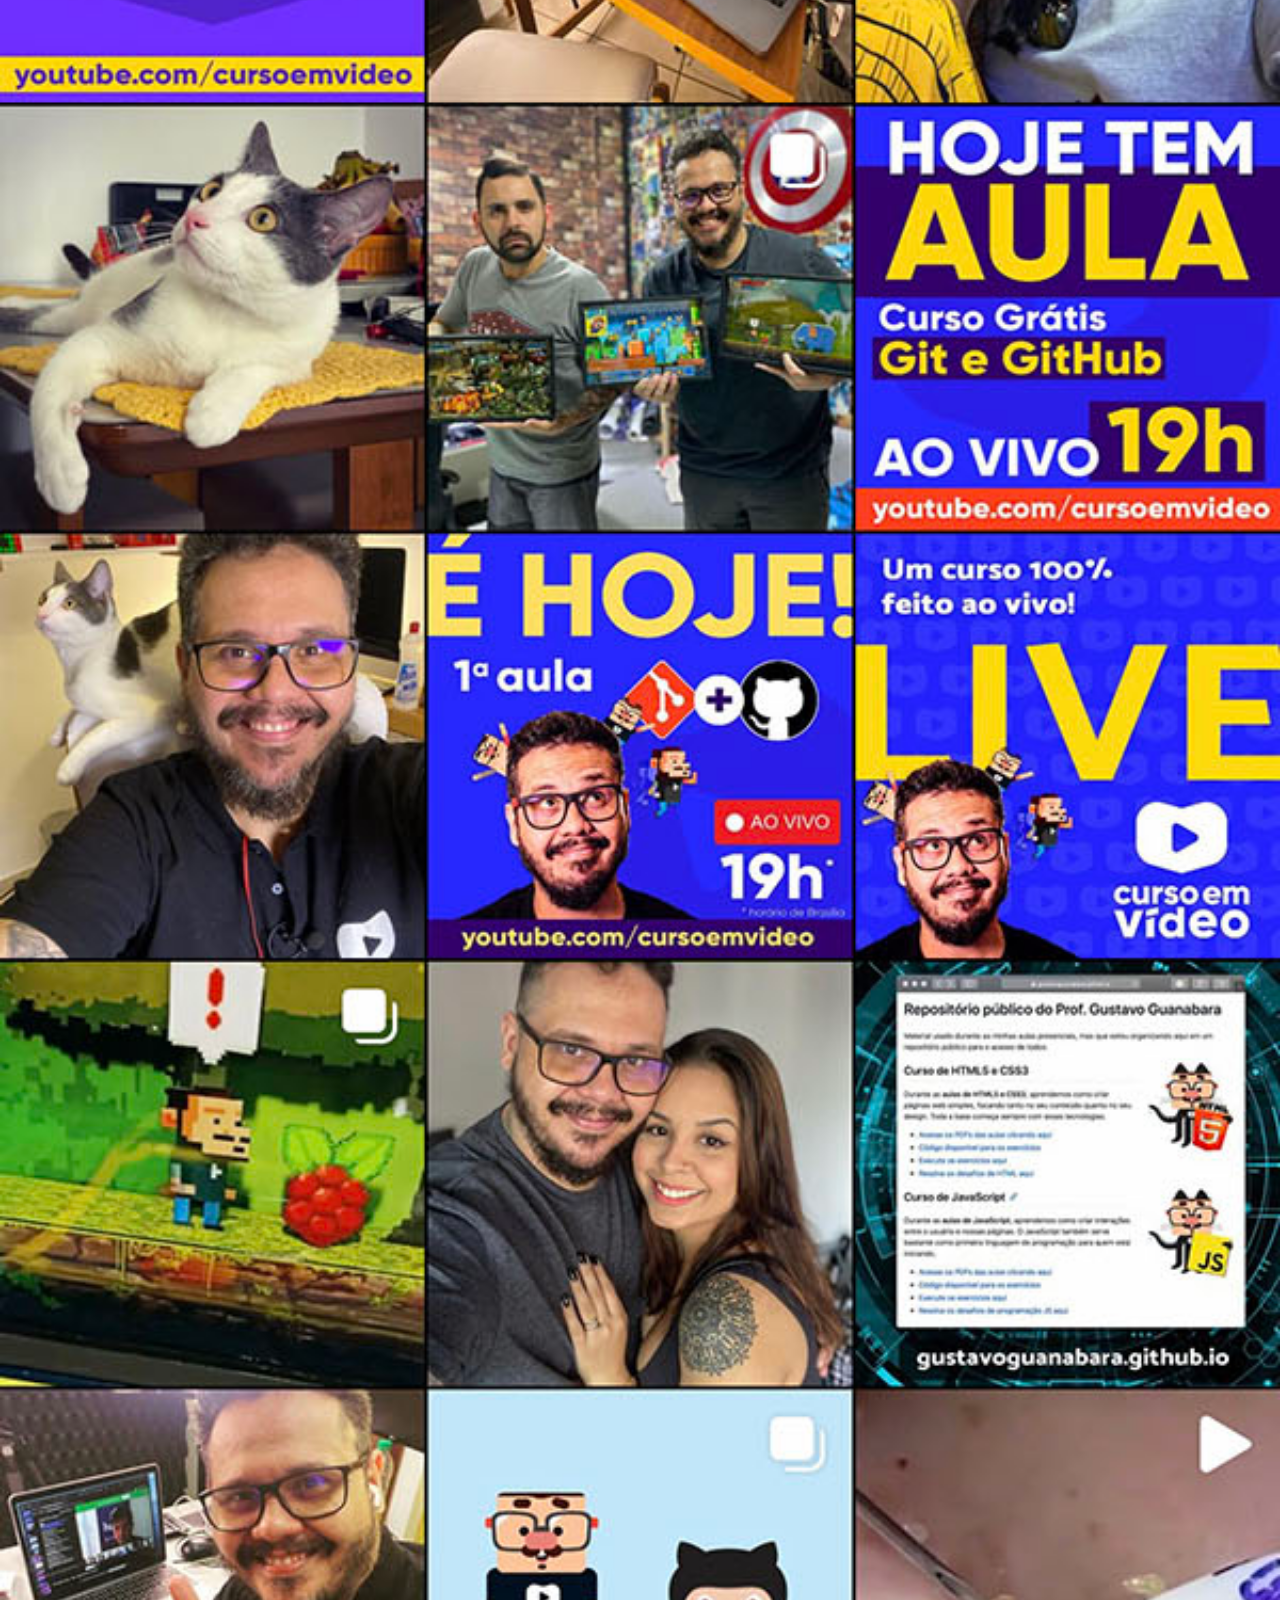
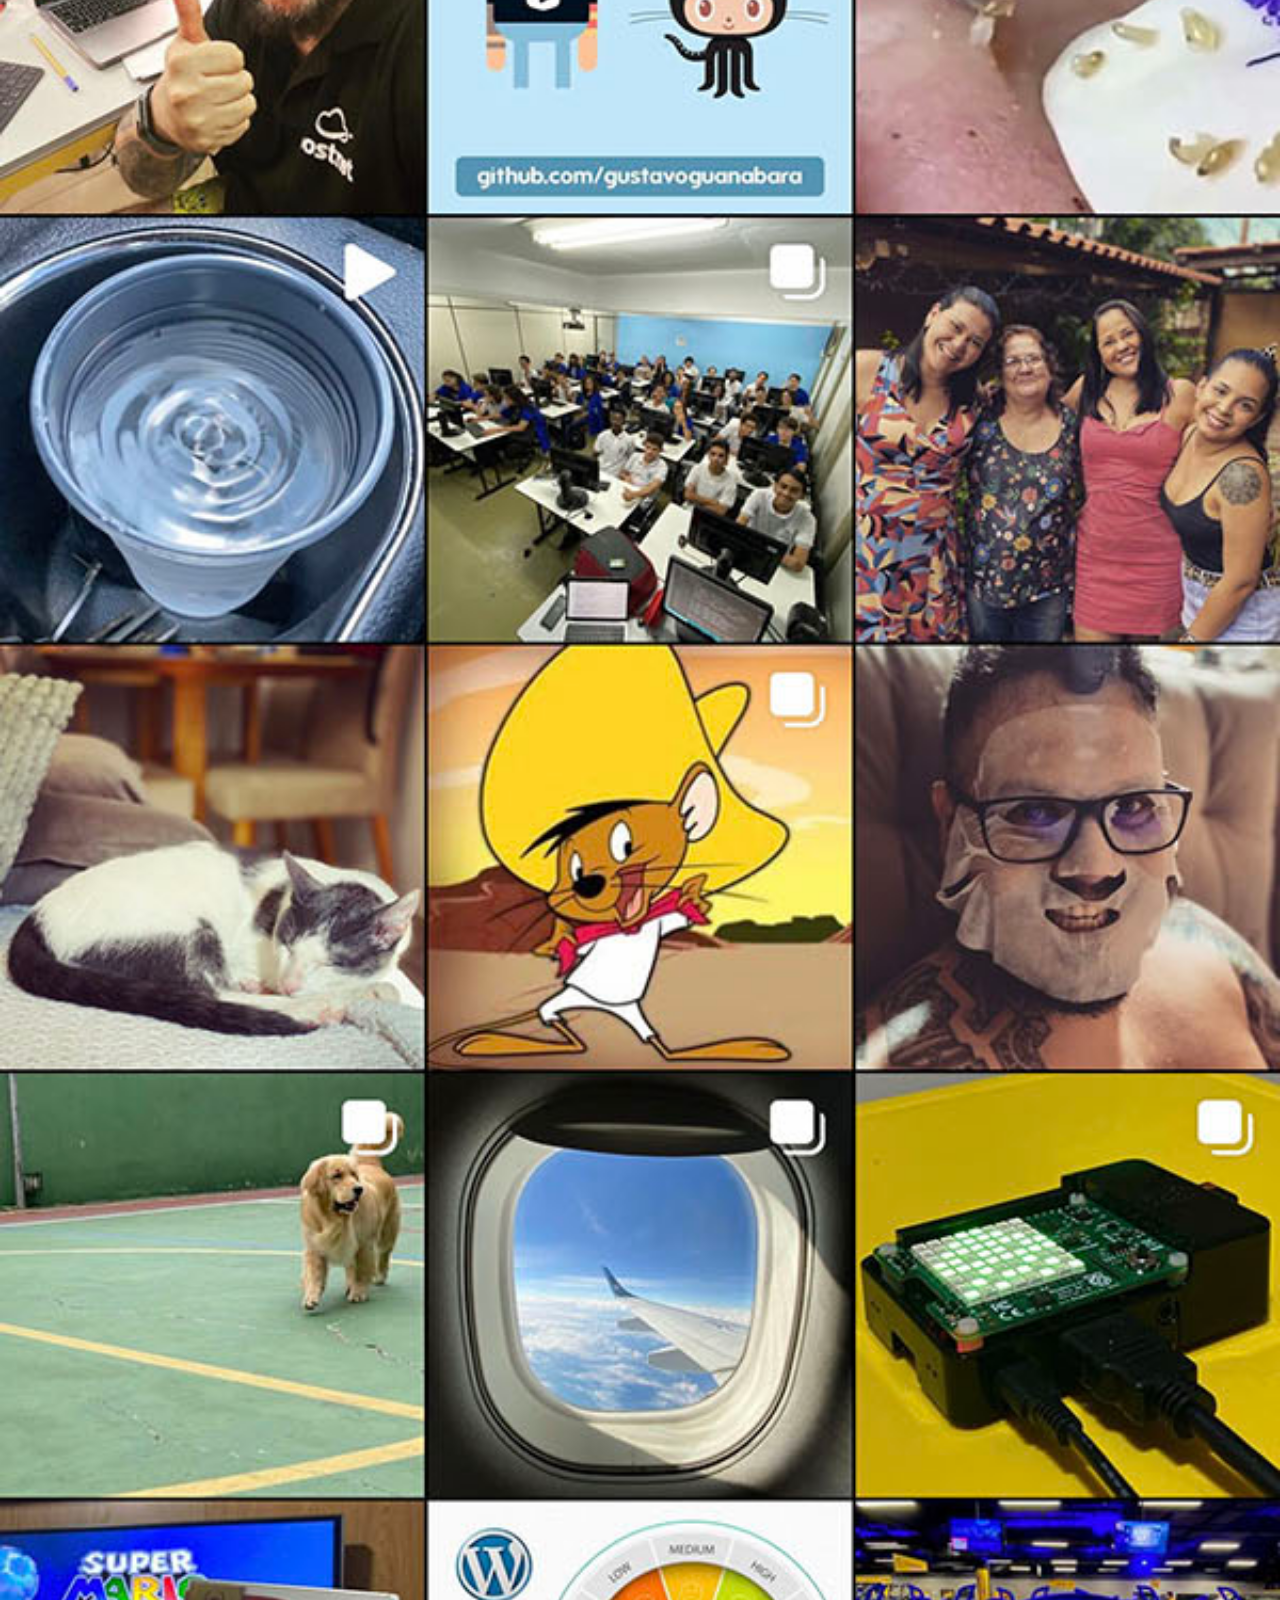
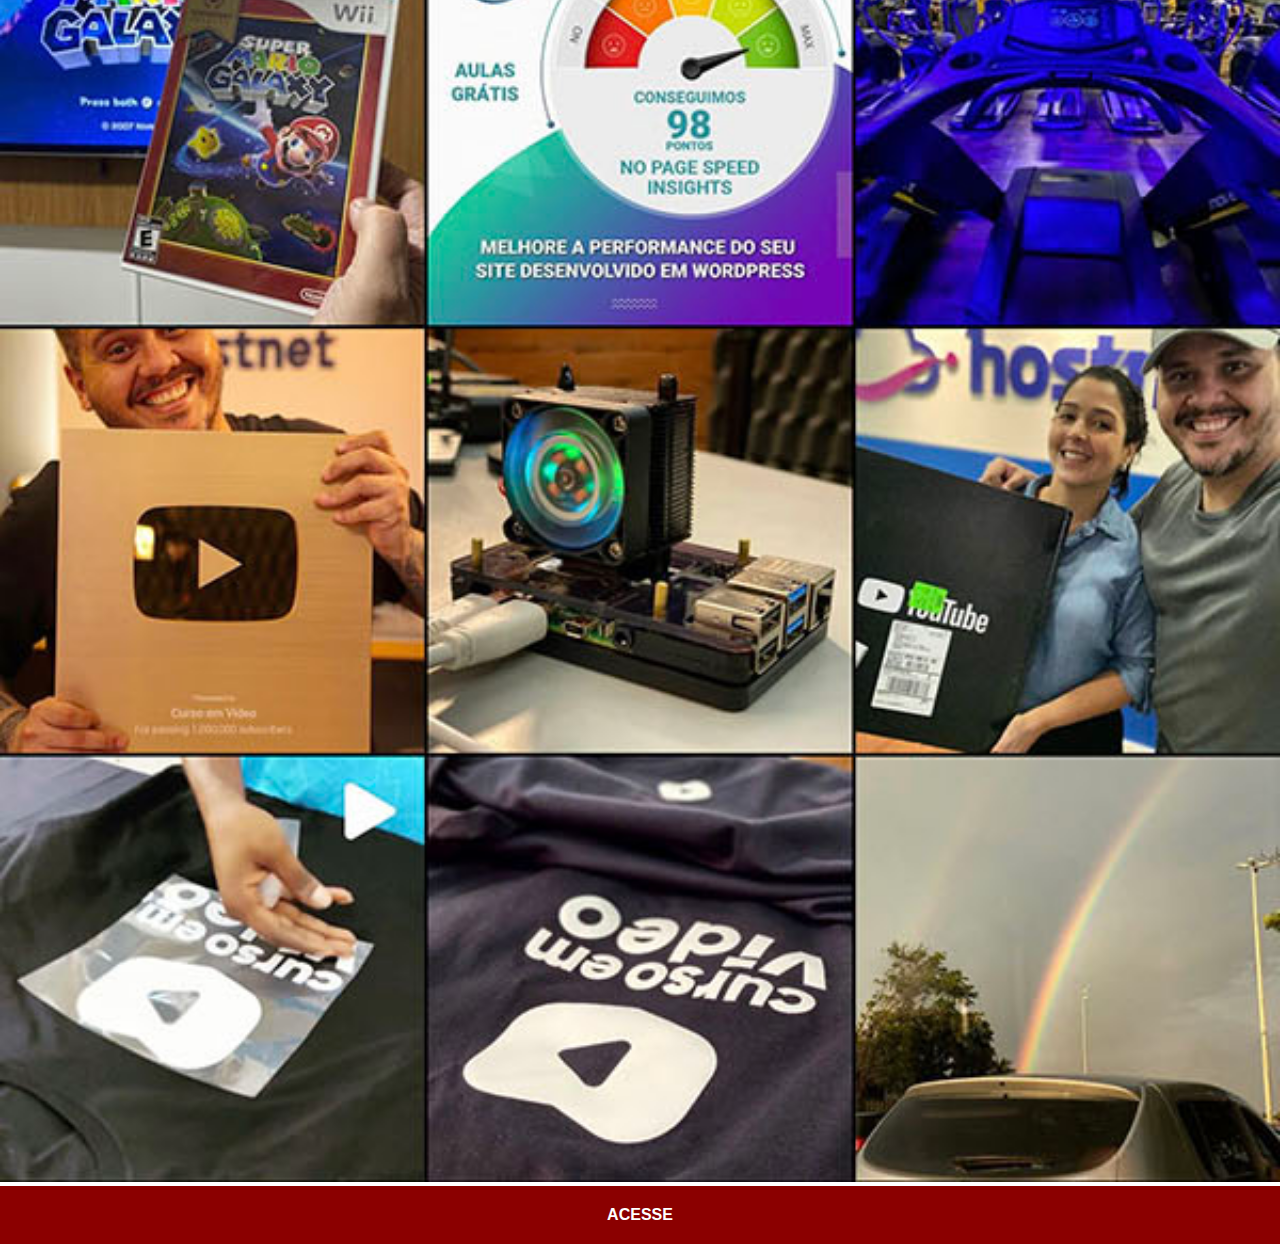
<file: instagram.html>
<!DOCTYPE html>
<html lang="pt-br">
<head>
    <meta charset="UTF-8">
    <meta name="viewport" content="width=device-width, initial-scale=1.0">
    <title>Instagram</title>
    <link rel="stylesheet" href="estilos/social.css">
</head>
<body>
    <img src="pacote-d013/imagens/tela-instagram.jpg" alt="instagram">
    <a href="https://www.instagram.com/gustavoguanabara" target="_blank">ACESSE</a>
</body>
</html>
</file>
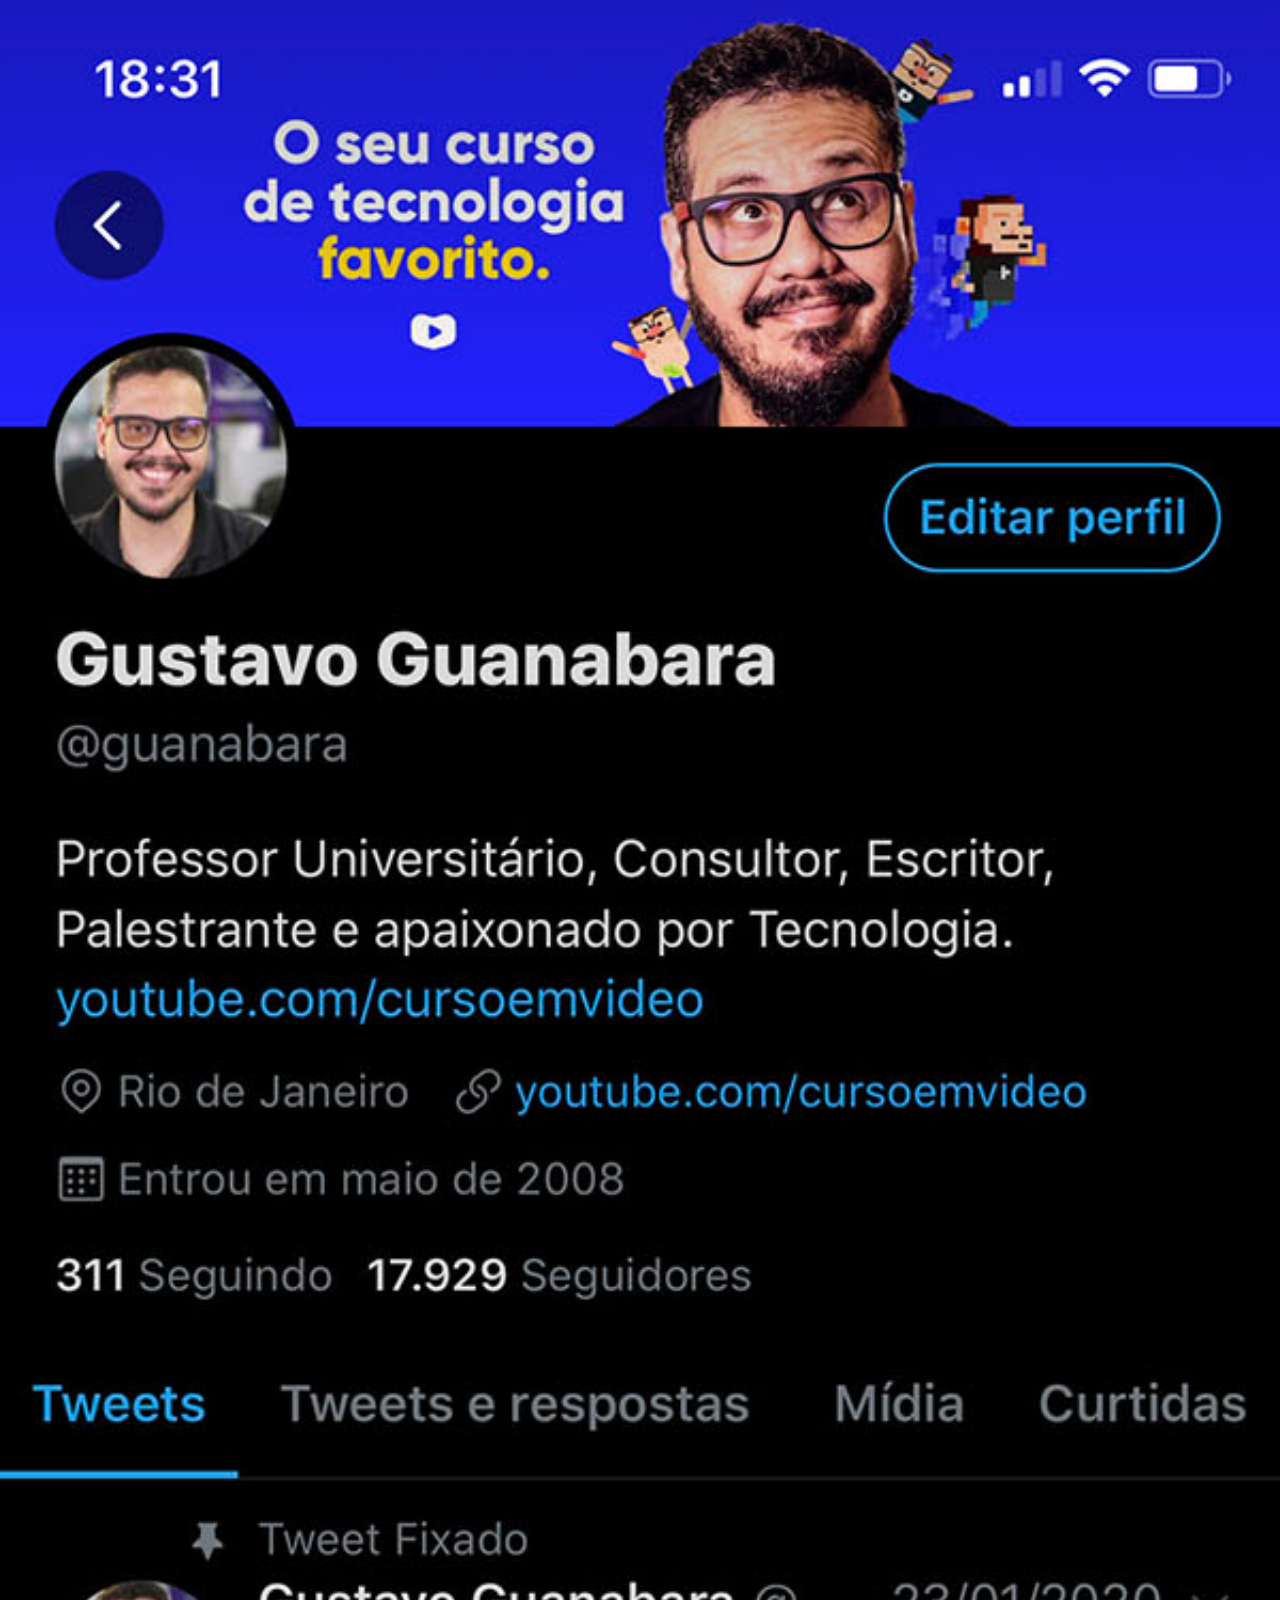
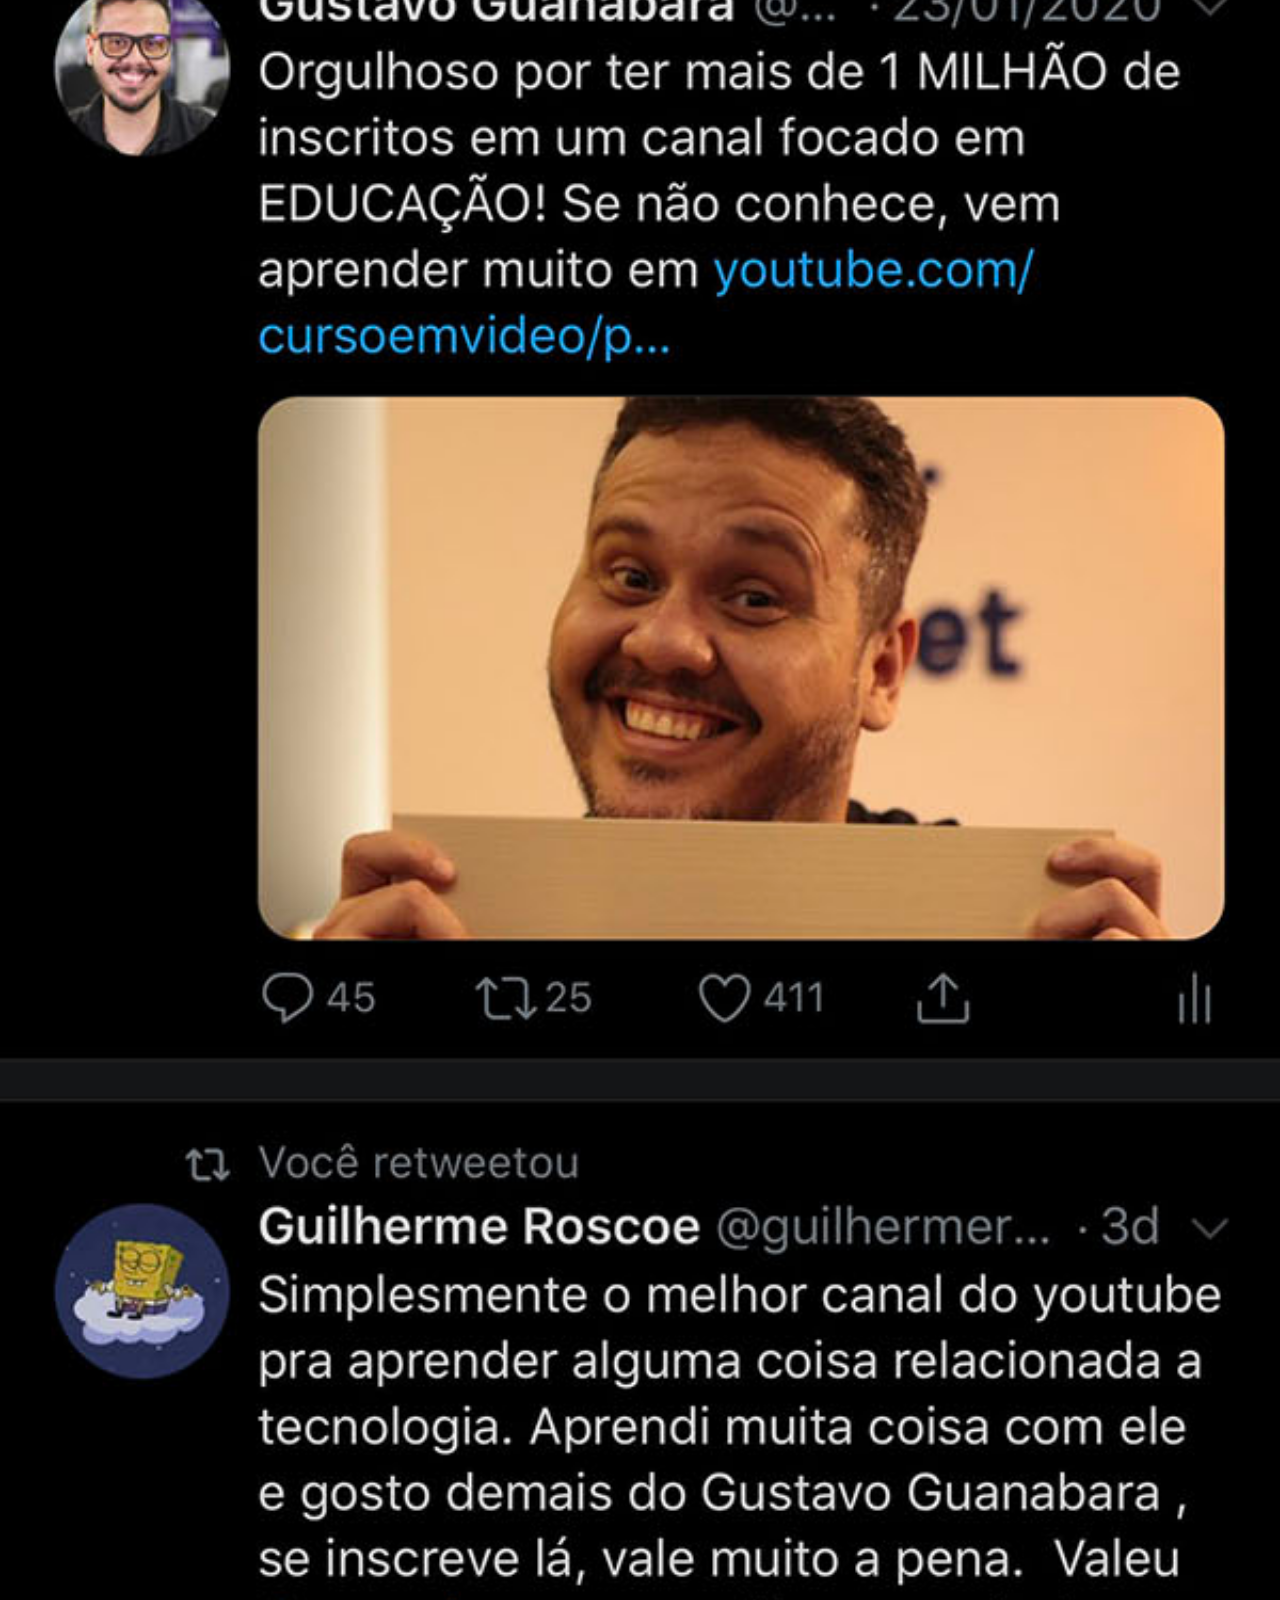
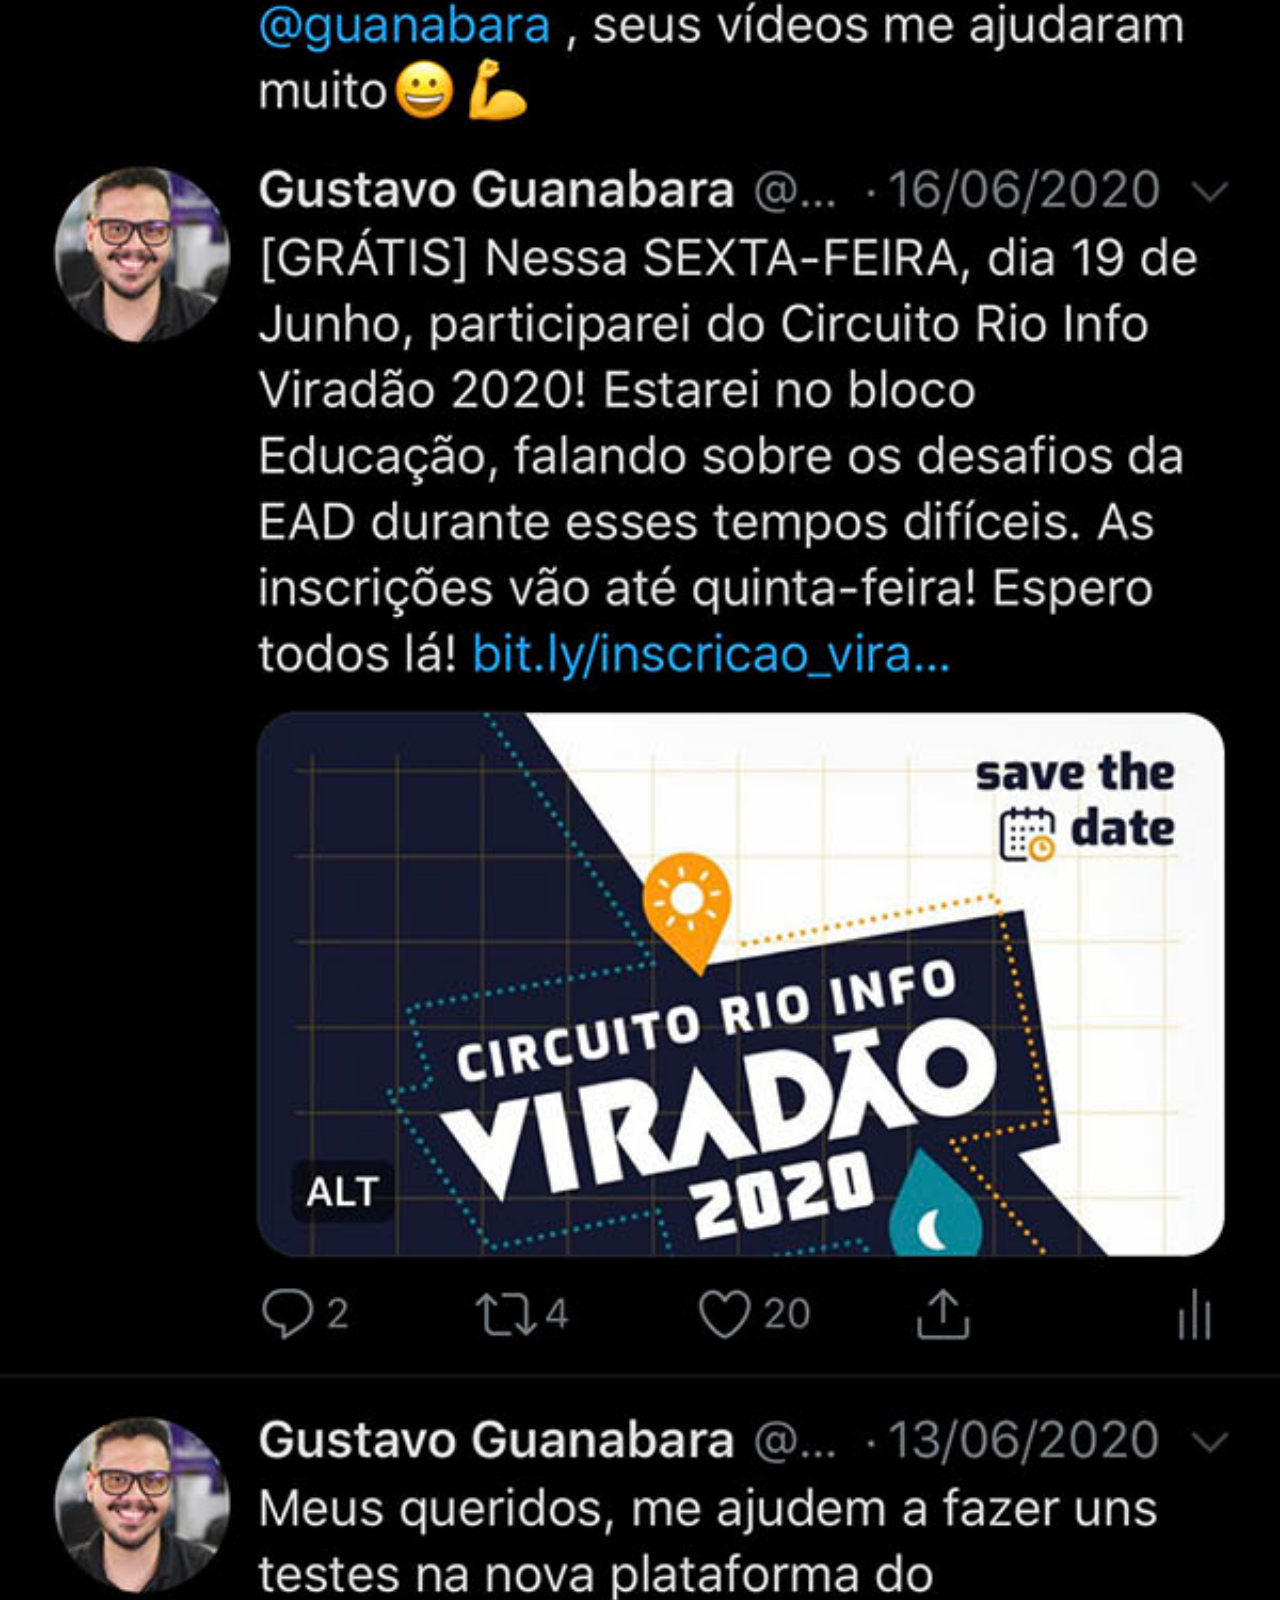
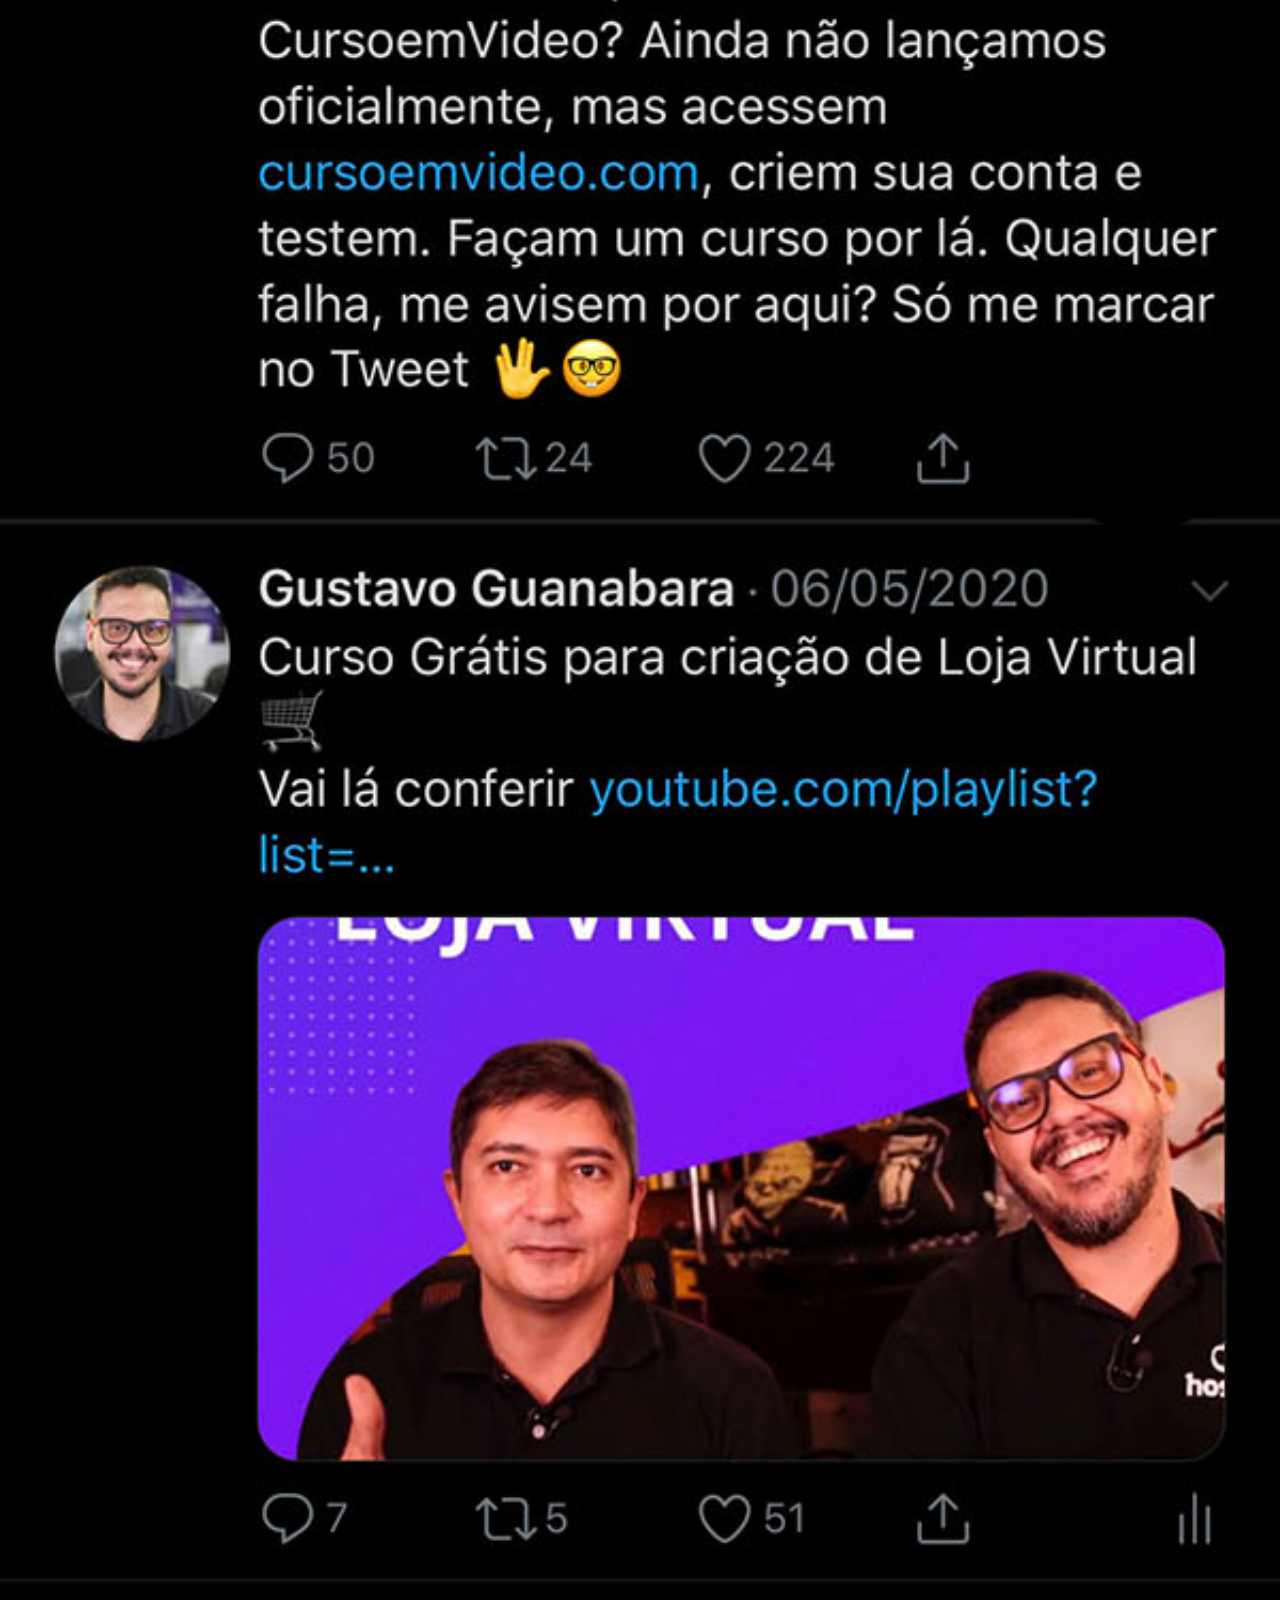
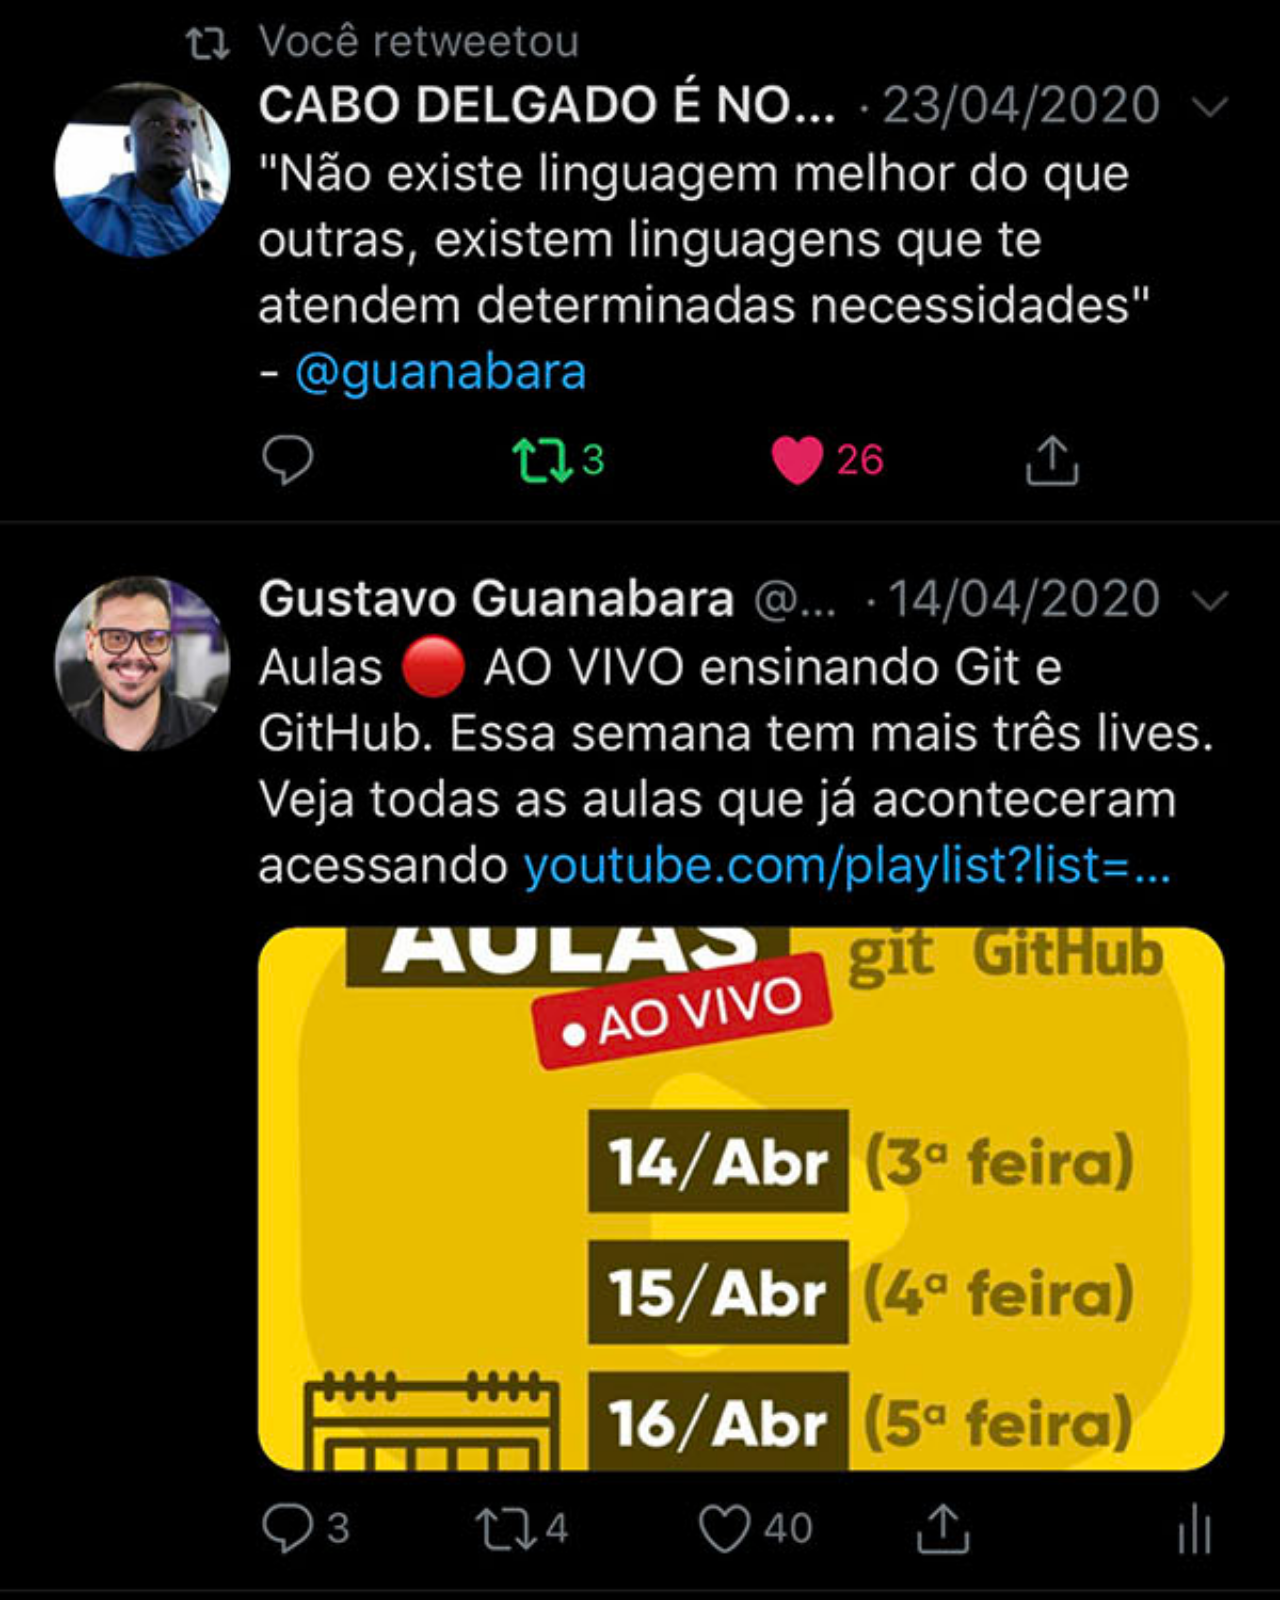
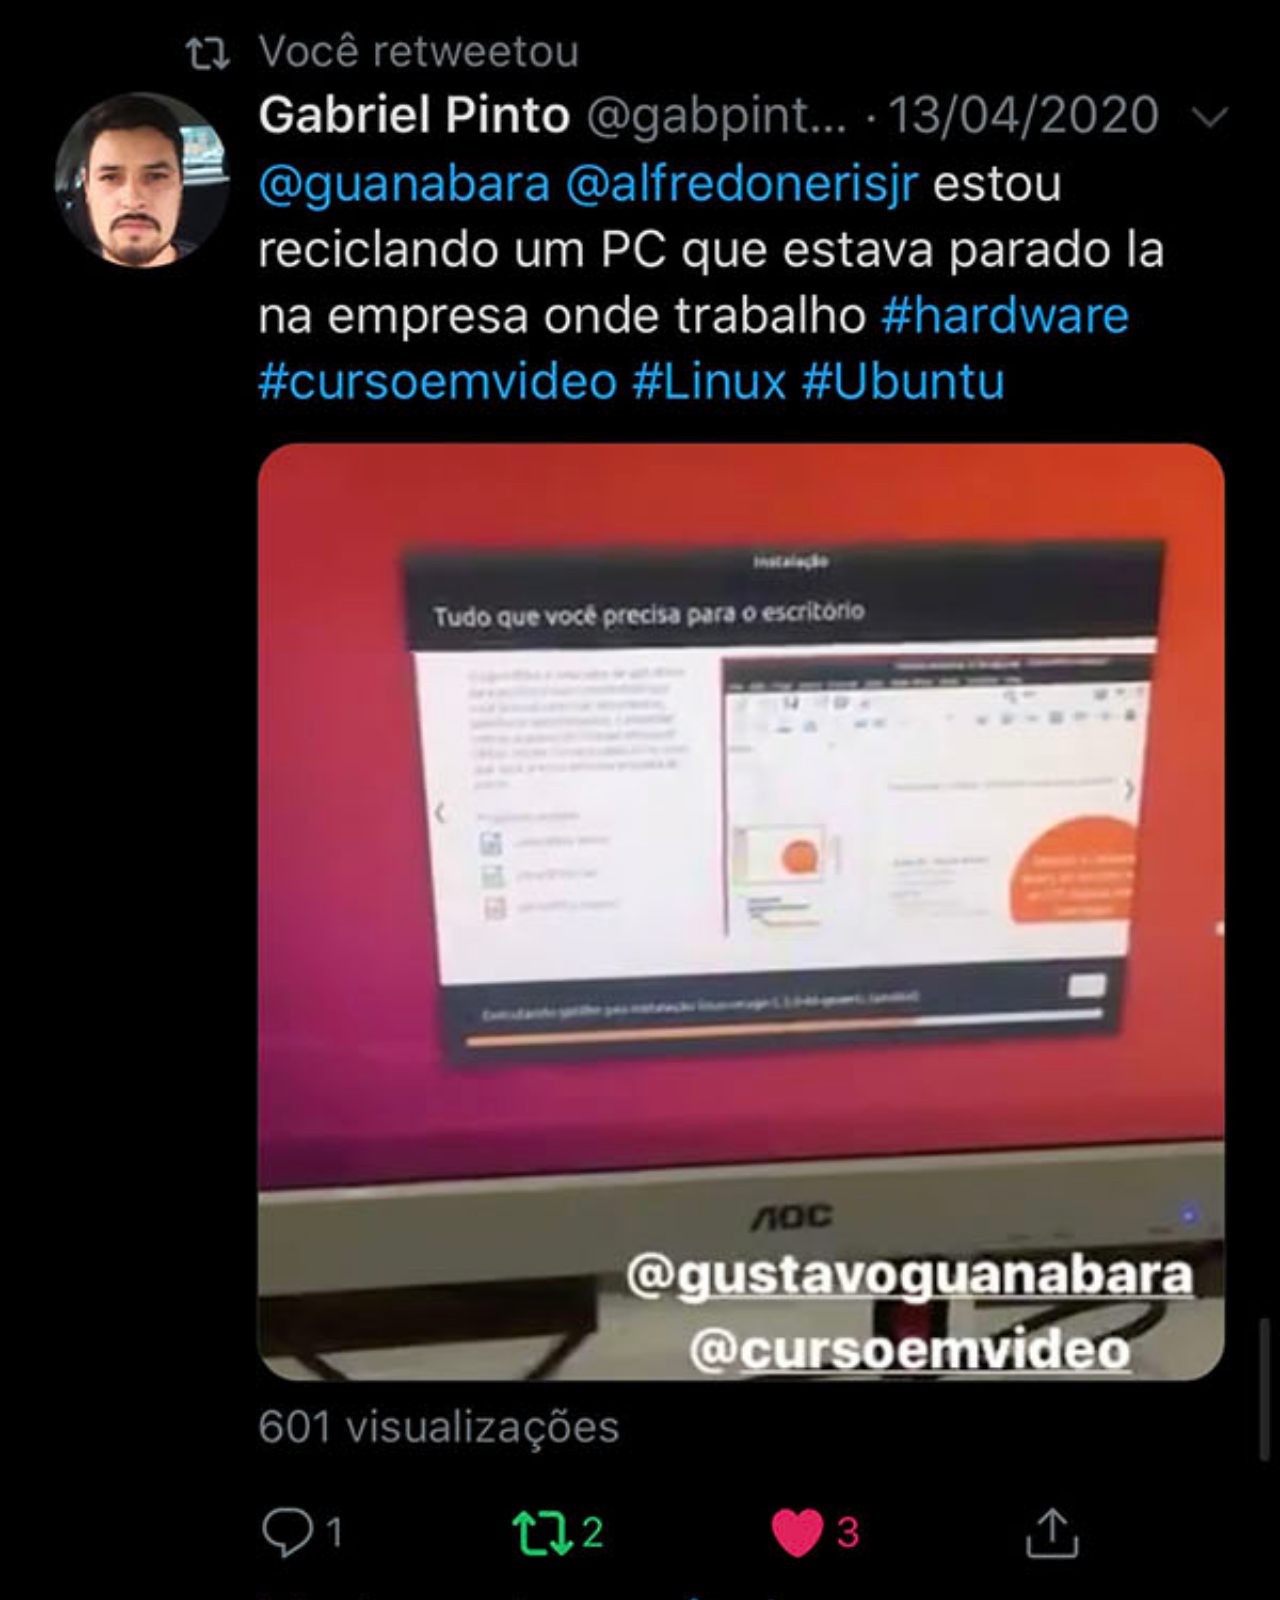
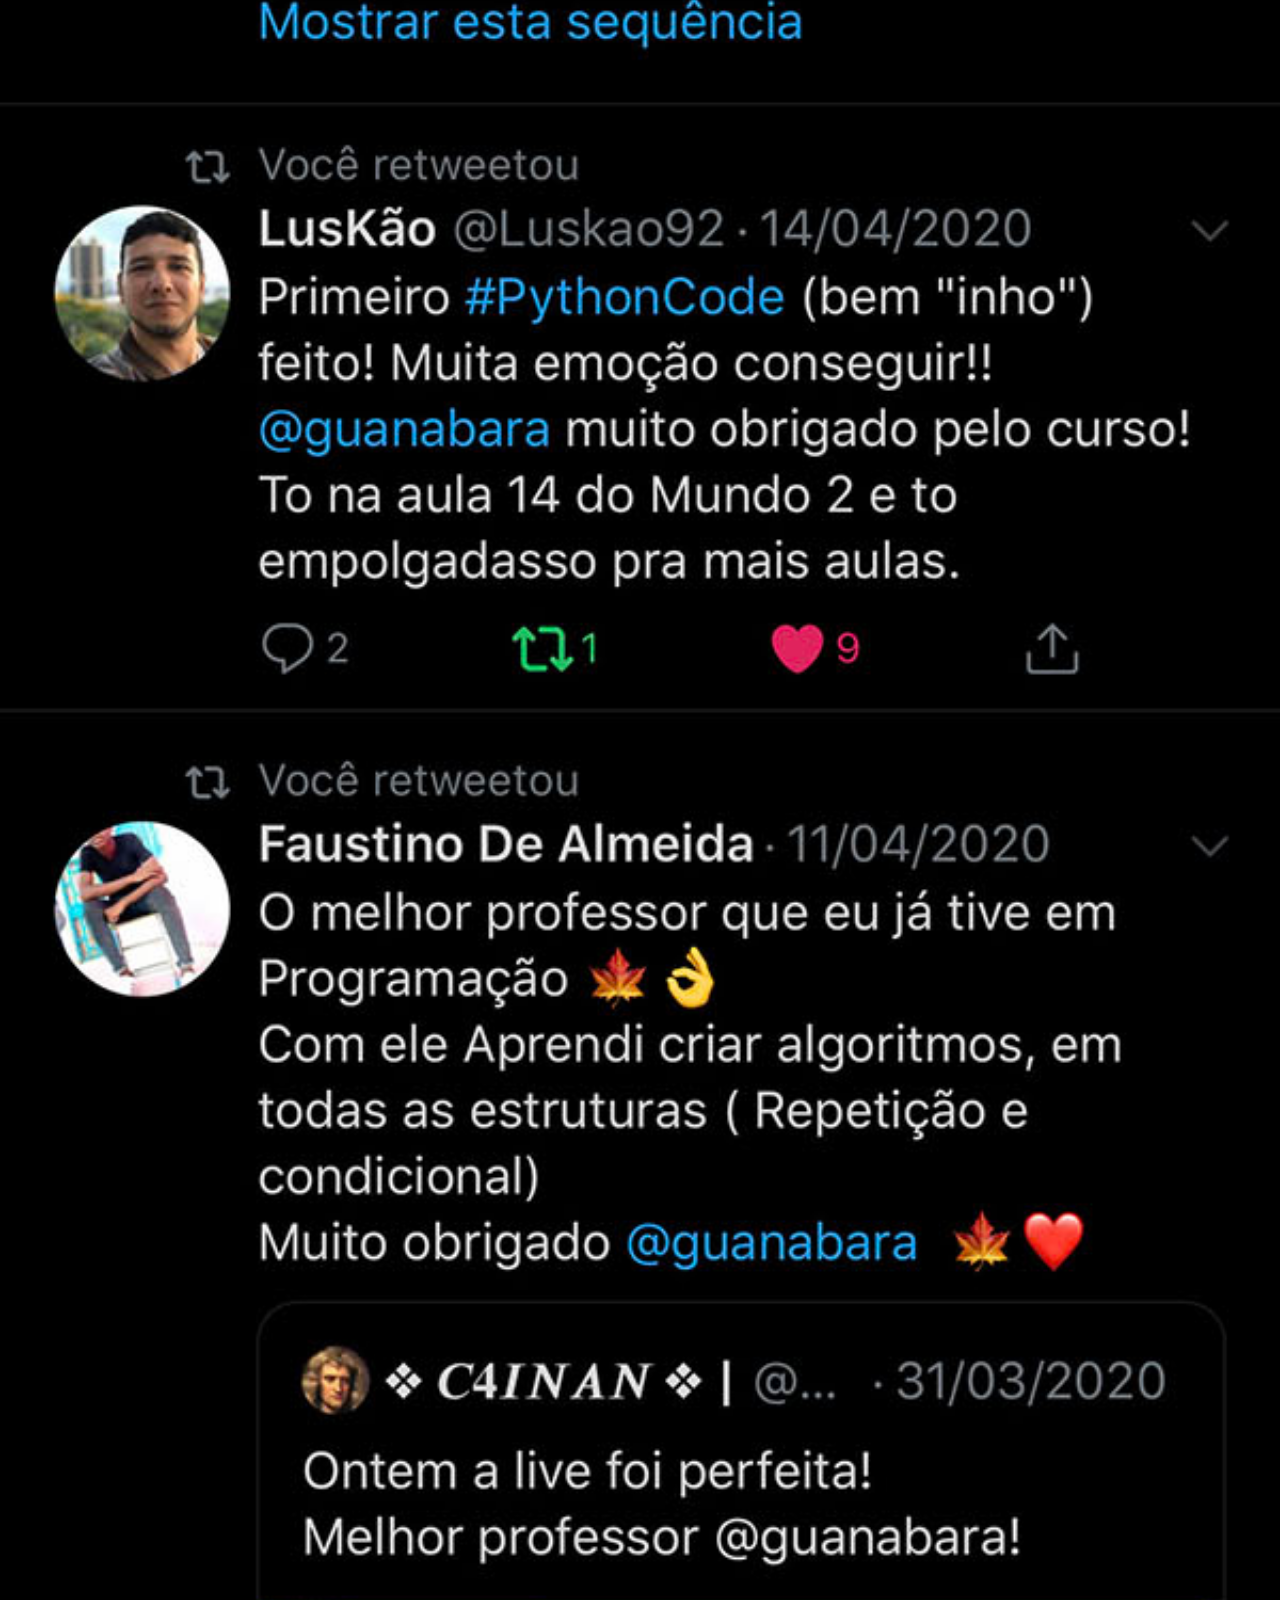
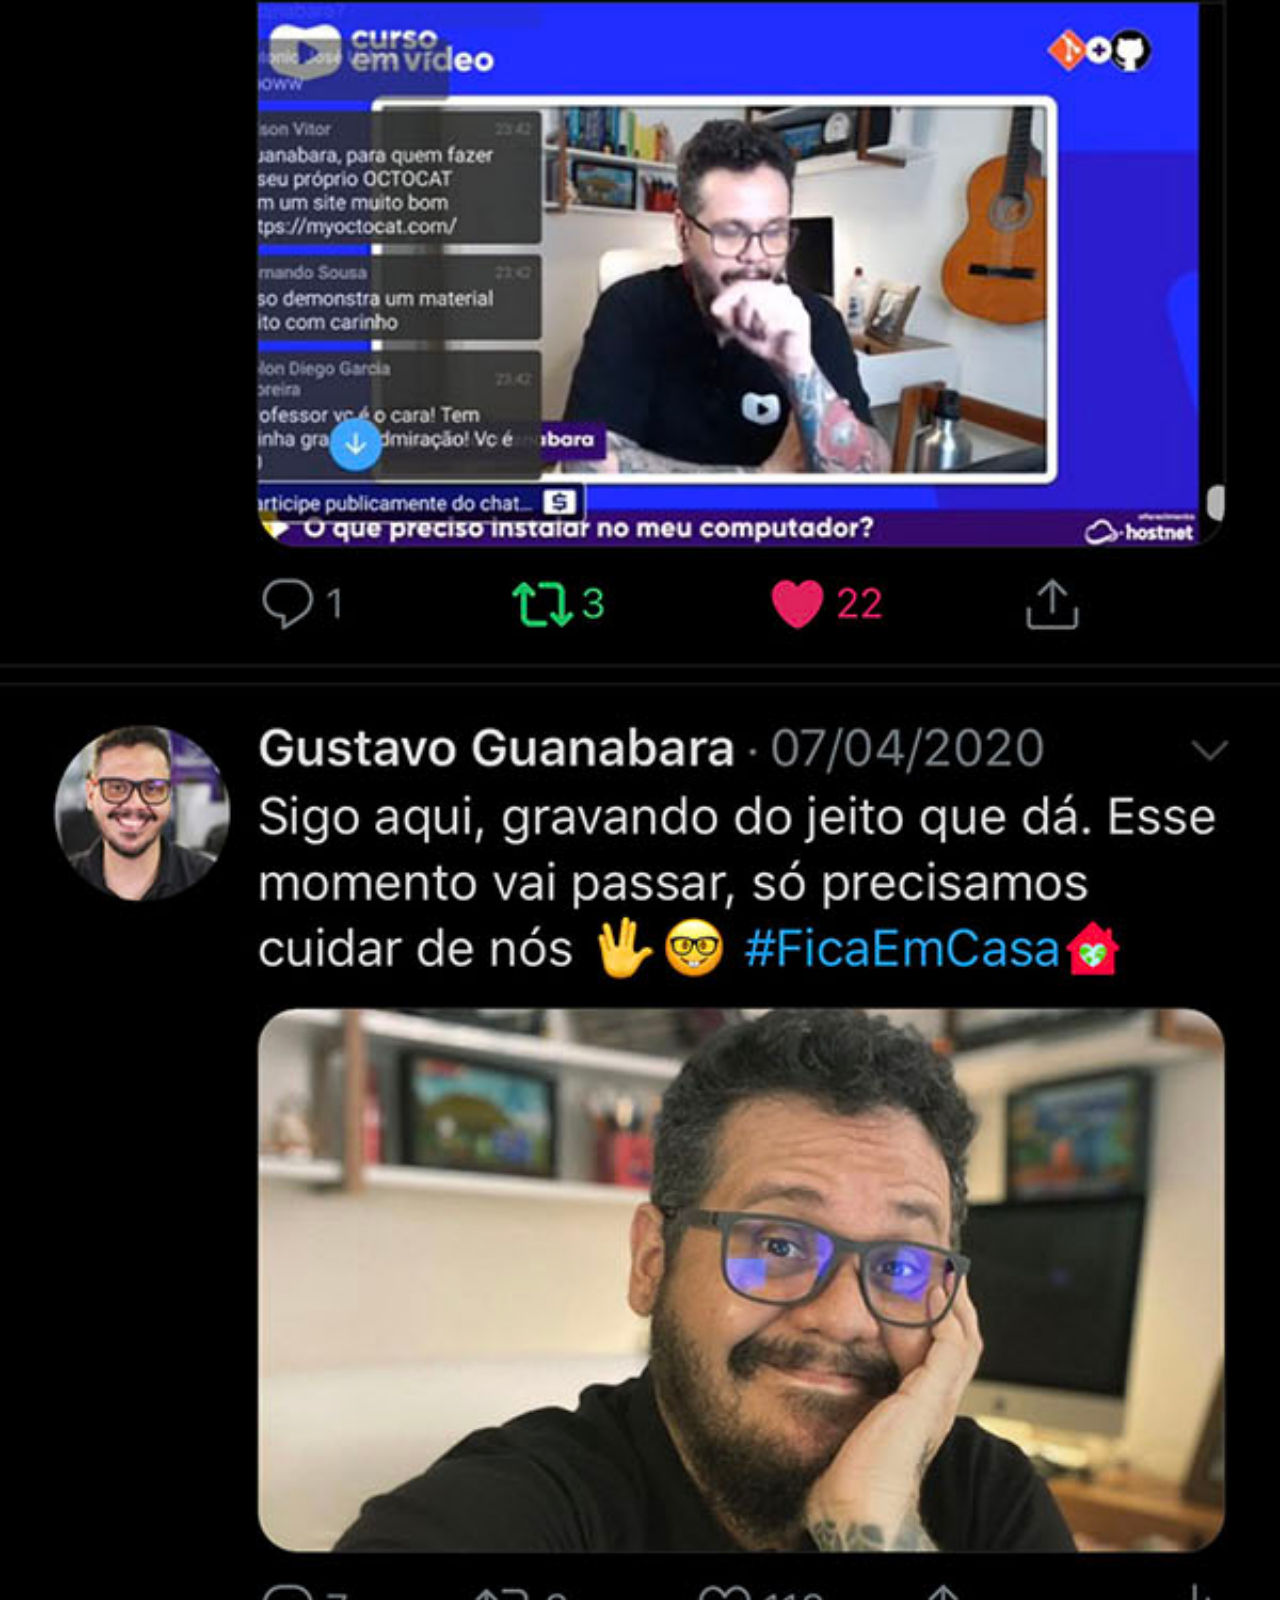
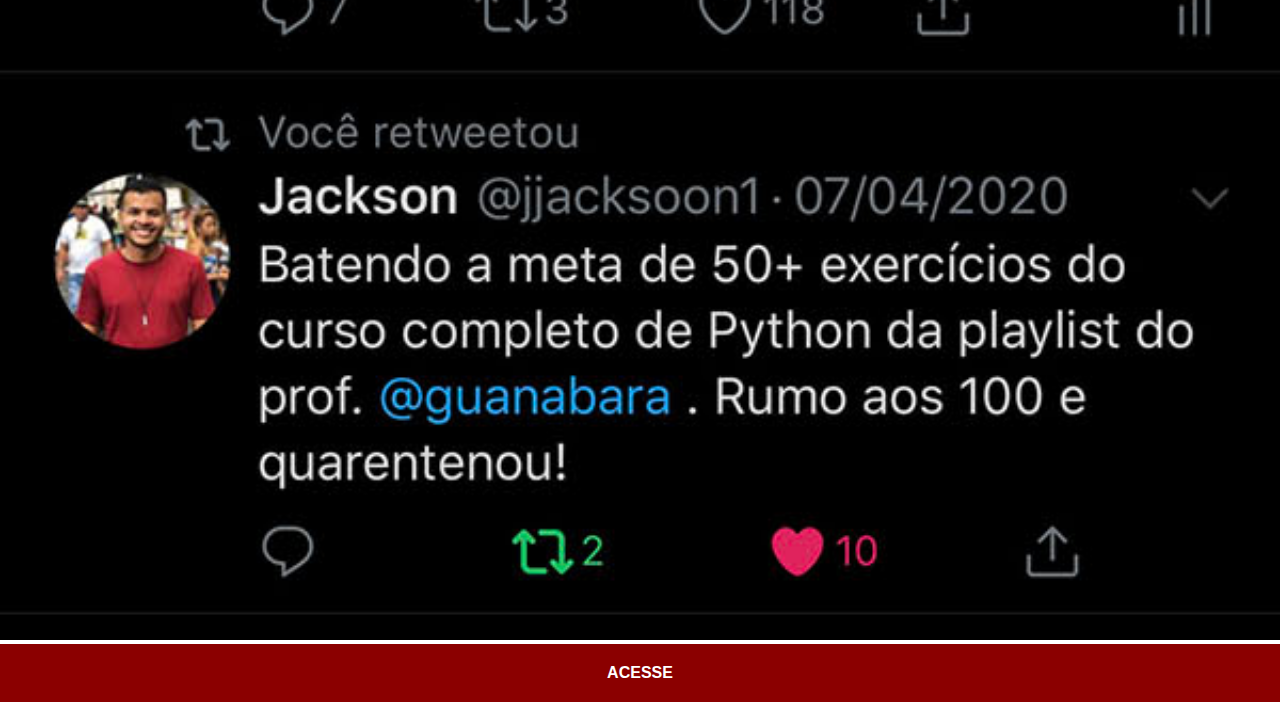
<file: twitter.html>
<!DOCTYPE html>
<html lang="pt-br">
<head>
    <meta charset="UTF-8">
    <meta name="viewport" content="width=device-width, initial-scale=1.0">
    <title>twitter</title>
    <link rel="stylesheet" href="estilos/social.css">
</head>
<body>
    <img src="pacote-d013/imagens/tela-twitter.jpg" alt="twitter">
    <a href="#" target="_blank">ACESSE</a>
</body>
</html>
</file>
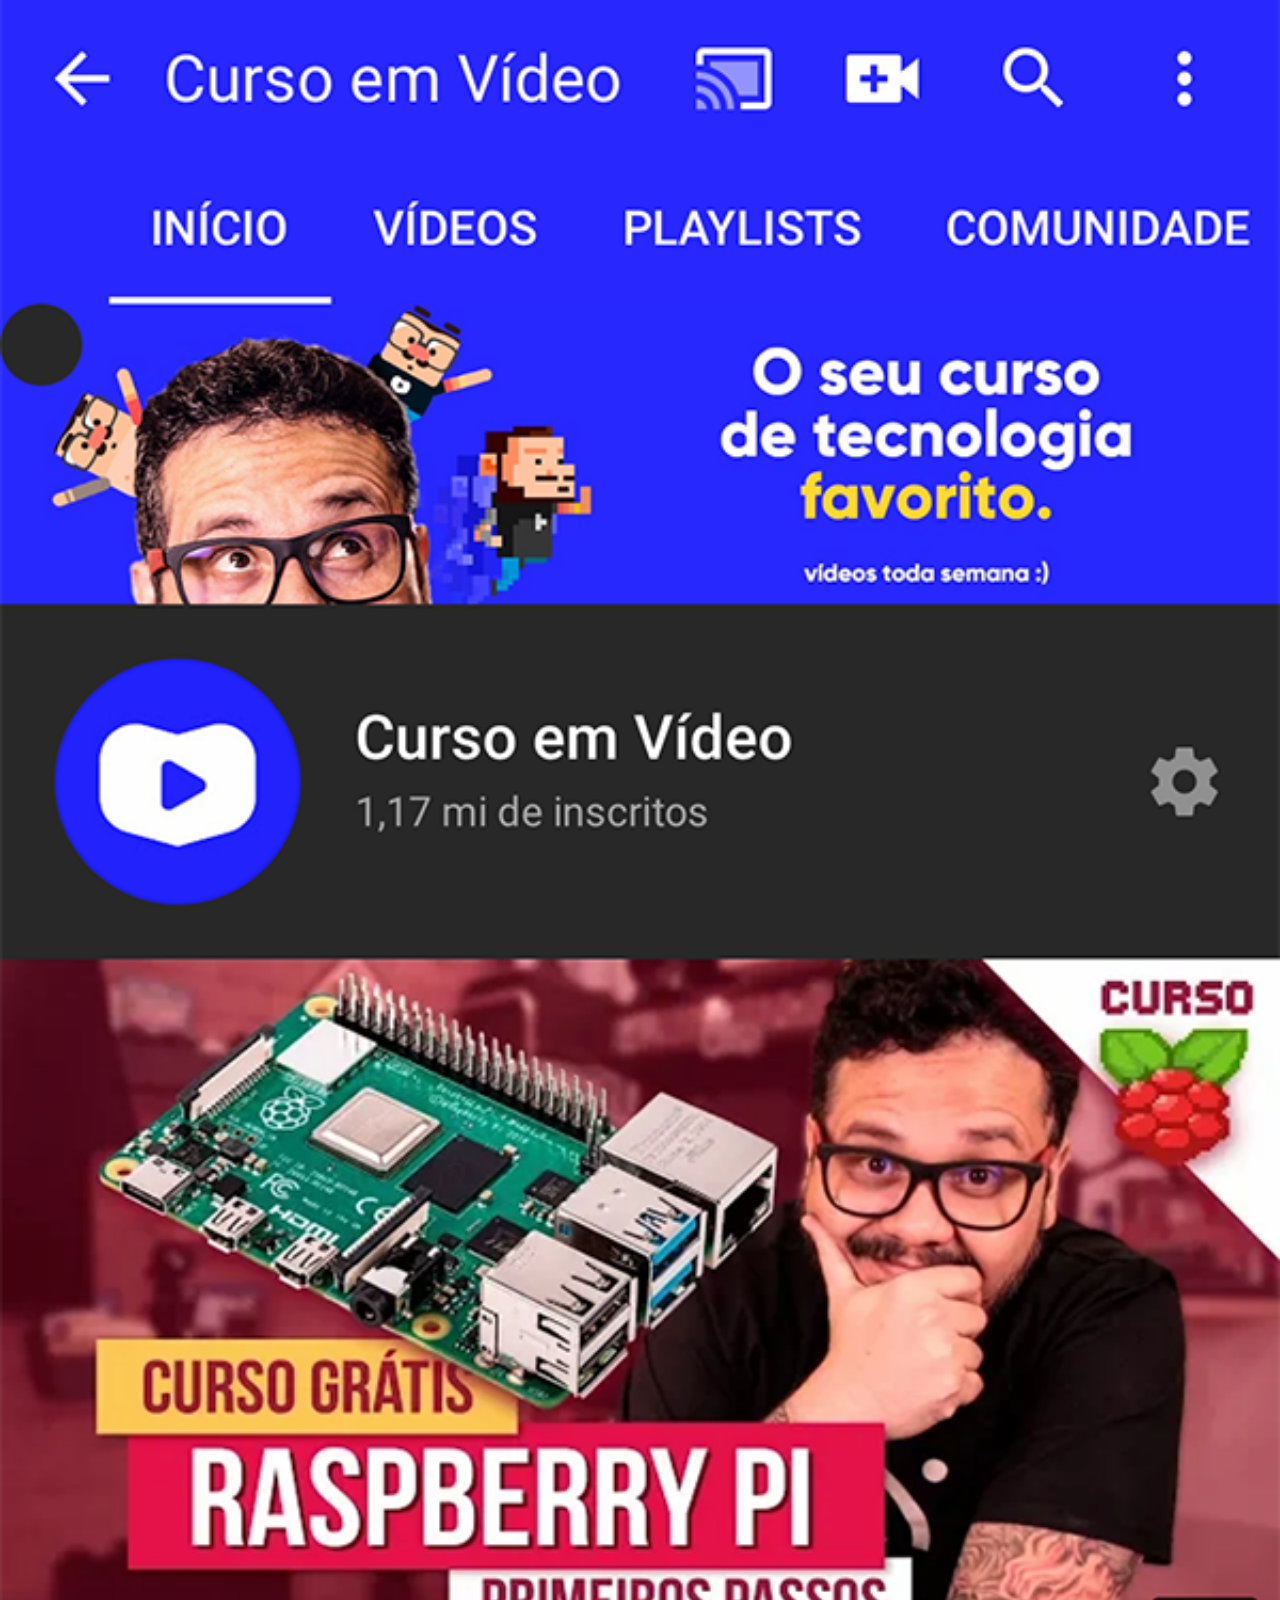
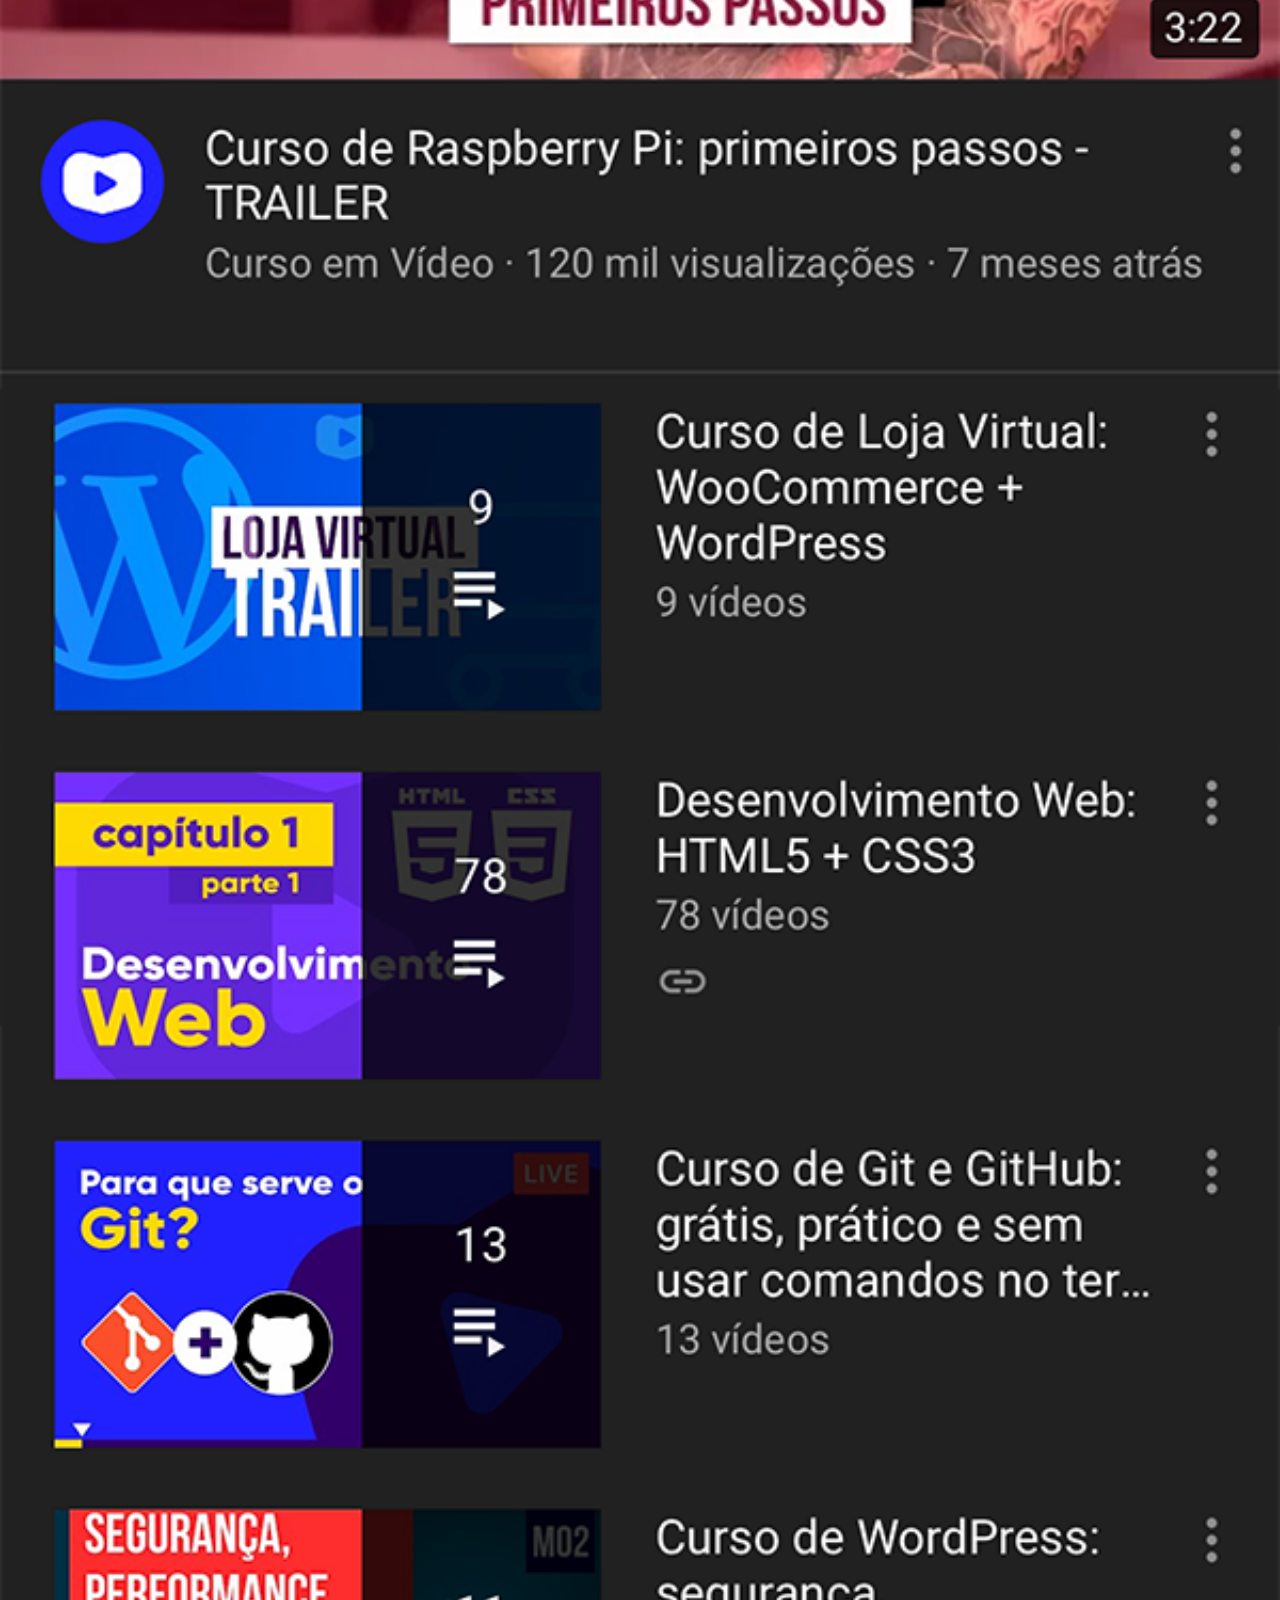
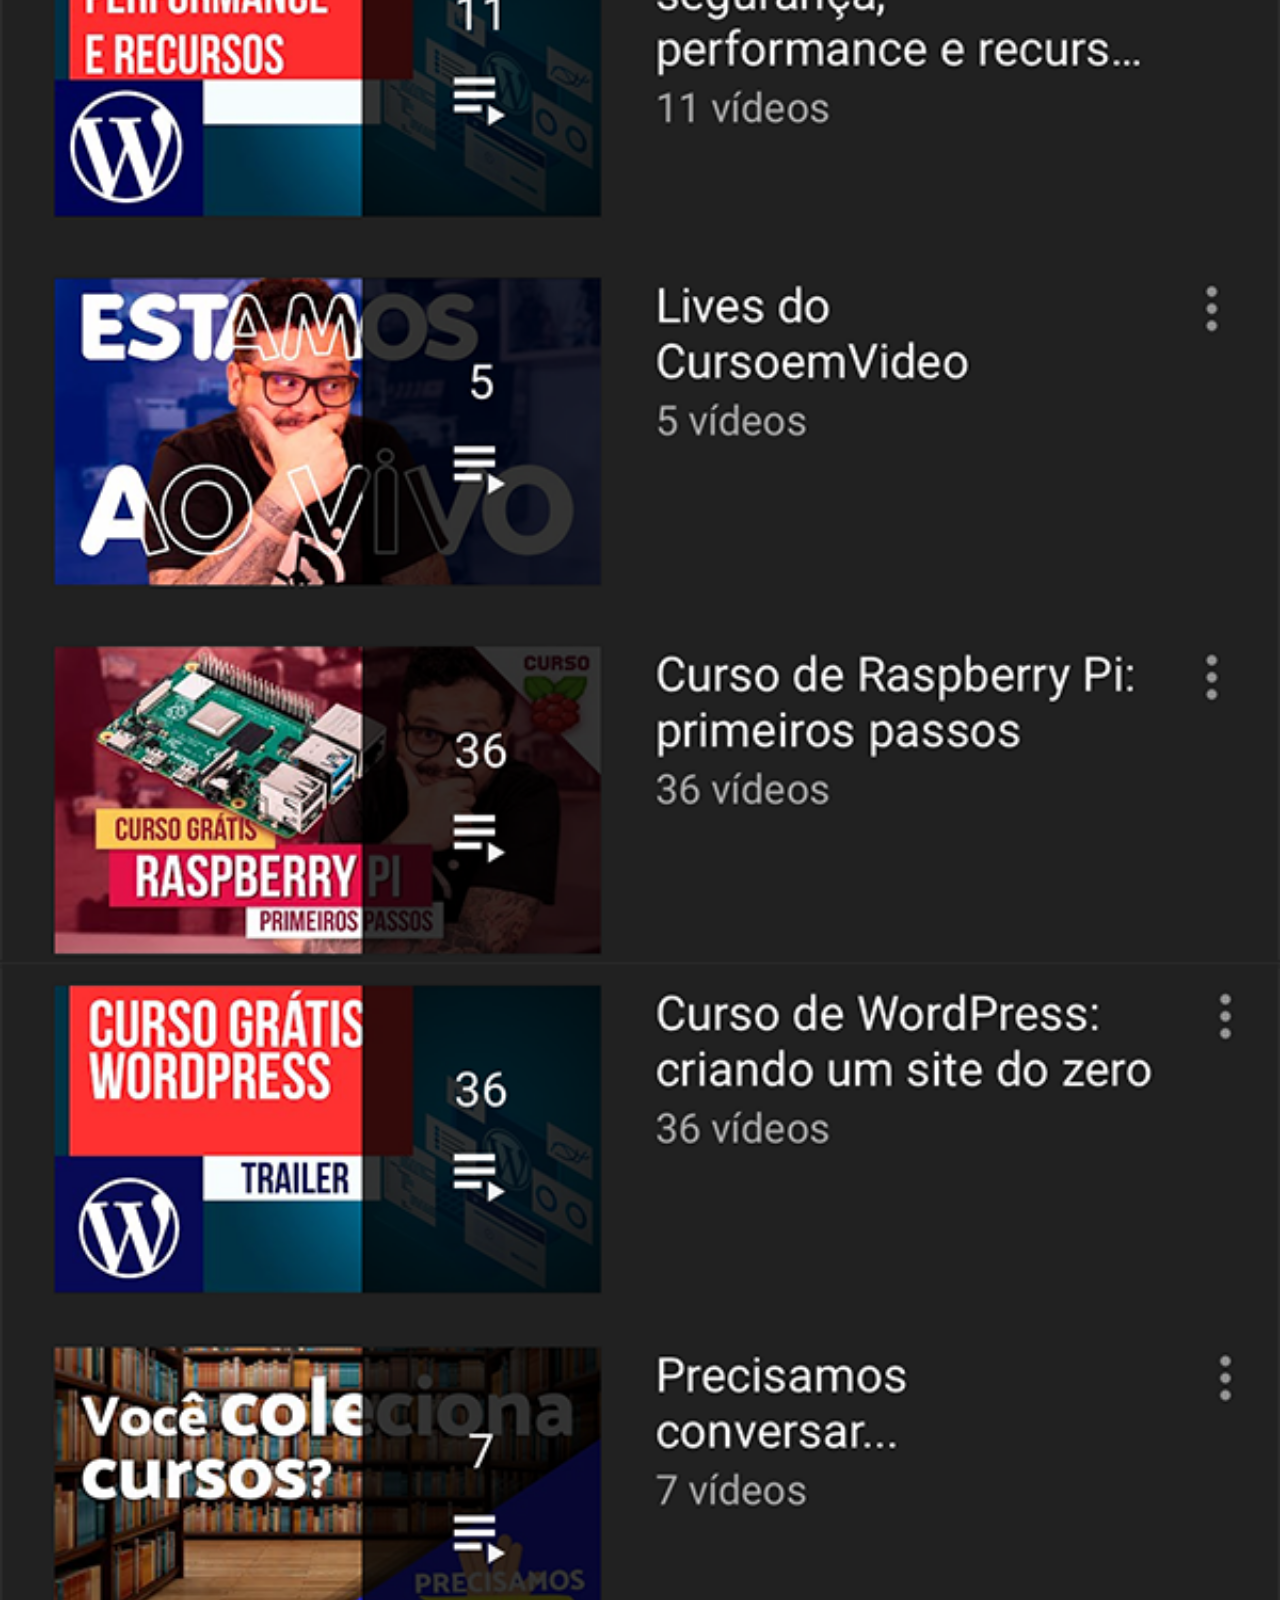
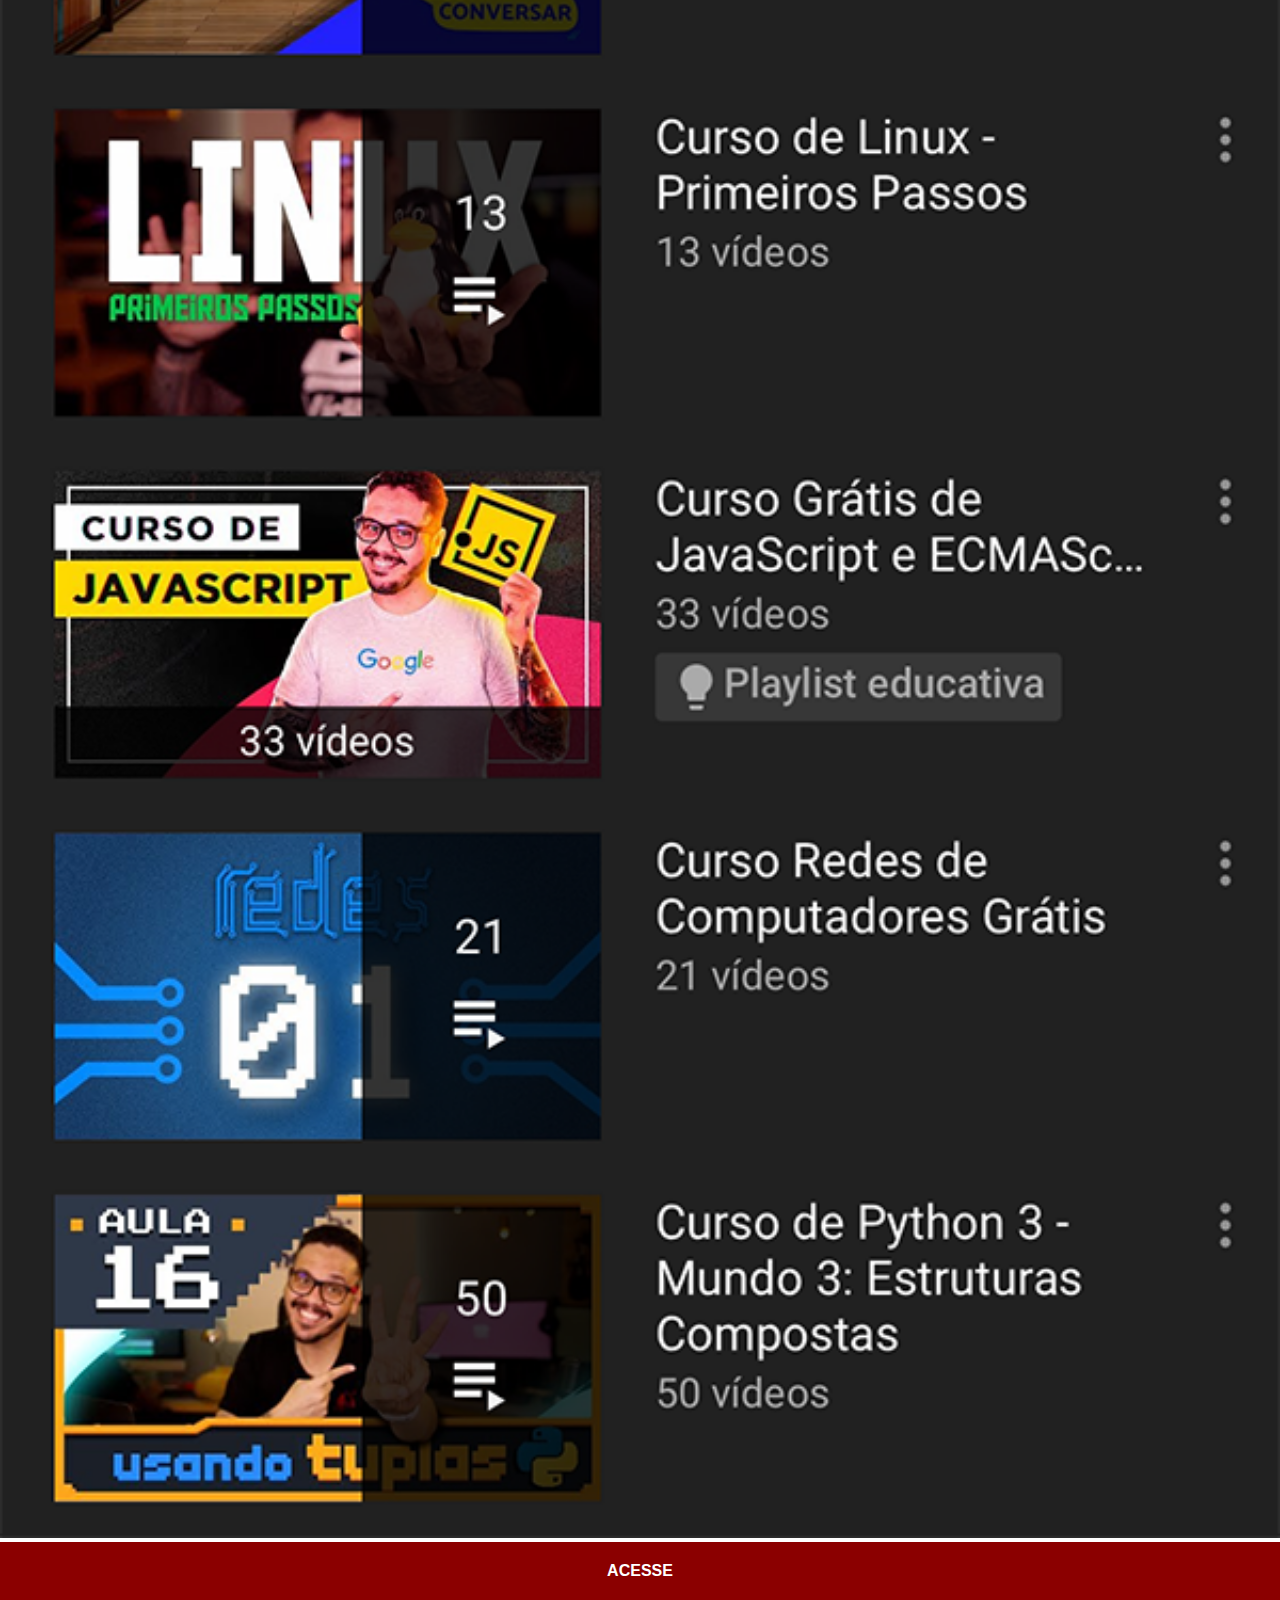
<file: youtube.html>
<!DOCTYPE html>
<html lang="pt-br">
<head>
    <meta charset="UTF-8">
    <meta name="viewport" content="width=device-width, initial-scale=1.0">
    <title>youtube</title>
    <link rel="stylesheet" href="estilos/social.css">
</head>
<body>
    <img src="pacote-d013/imagens/tela-youtube.png" alt="youtube">
    <a href="https://www.youtube.com/c/CursoemVídeo/videos" target="_blank">ACESSE</a>
</body>
</html>
</file>
<file: estilos/style.css>
@charset "UTF-8";

* {
    margin: 0px;
    padding: 0px;
    font-family: Arial, Helvetica, sans-serif;
}

html, body {
    height: 100vh;
    width: 100vw;
    background-color: black;
}

body {
    background: url('../pacote-d013/imagens/fundo-madeira.jpg') no-repeat top center;
    background-size: cover;
    background-attachment: fixed;
}

main {
    height: 100vh;
    position: relative;
}

section#telefone {
    position: absolute;
    top: 50%;
    left: 50%;
    transform: translate(-50%, -50%);

    height: 627px;
    width: 311px;
    background:url('../pacote-d013/imagens/frame-iphone.png') no-repeat;
}

iframe#tela {
    position: relative;
    top: 80px;
    left: 22px;
    width: 269px;
    height: 471px;
}

section#redes-sociais {
    text-align: right;
}

section#redes-sociais img {
    width: 50px;
    margin: 10px;
    border-radius: 50%;
    box-shadow: 2px 2px 5px rgba(0, 0, 0, 0.404);
    box-sizing: border-box;
}
section#redes-sociais img:hover {
    border: 2px solid rgba(255, 255, 255, 0.622);
    transform: translate(-3px, -3px);
    transition: transform .8s;

}
</file>
<file: estilos/social.css>
@charset "UTF-8";

*{
    margin: 0px;
    padding: 0px;
    font-family: Arial, Helvetica, sans-serif;
}

::-webkit-scrollbar{
    width: 0px;
    height: 0px;
}

img {
    width: 100vw;

}

a {
    display: block;
    background-color: darkred;
    color: white;
    padding: 20px;
    text-align: center;
    font-weight: bolder;
    text-decoration: none;
}

a:hover {
    background-color: red;
}
</file>
